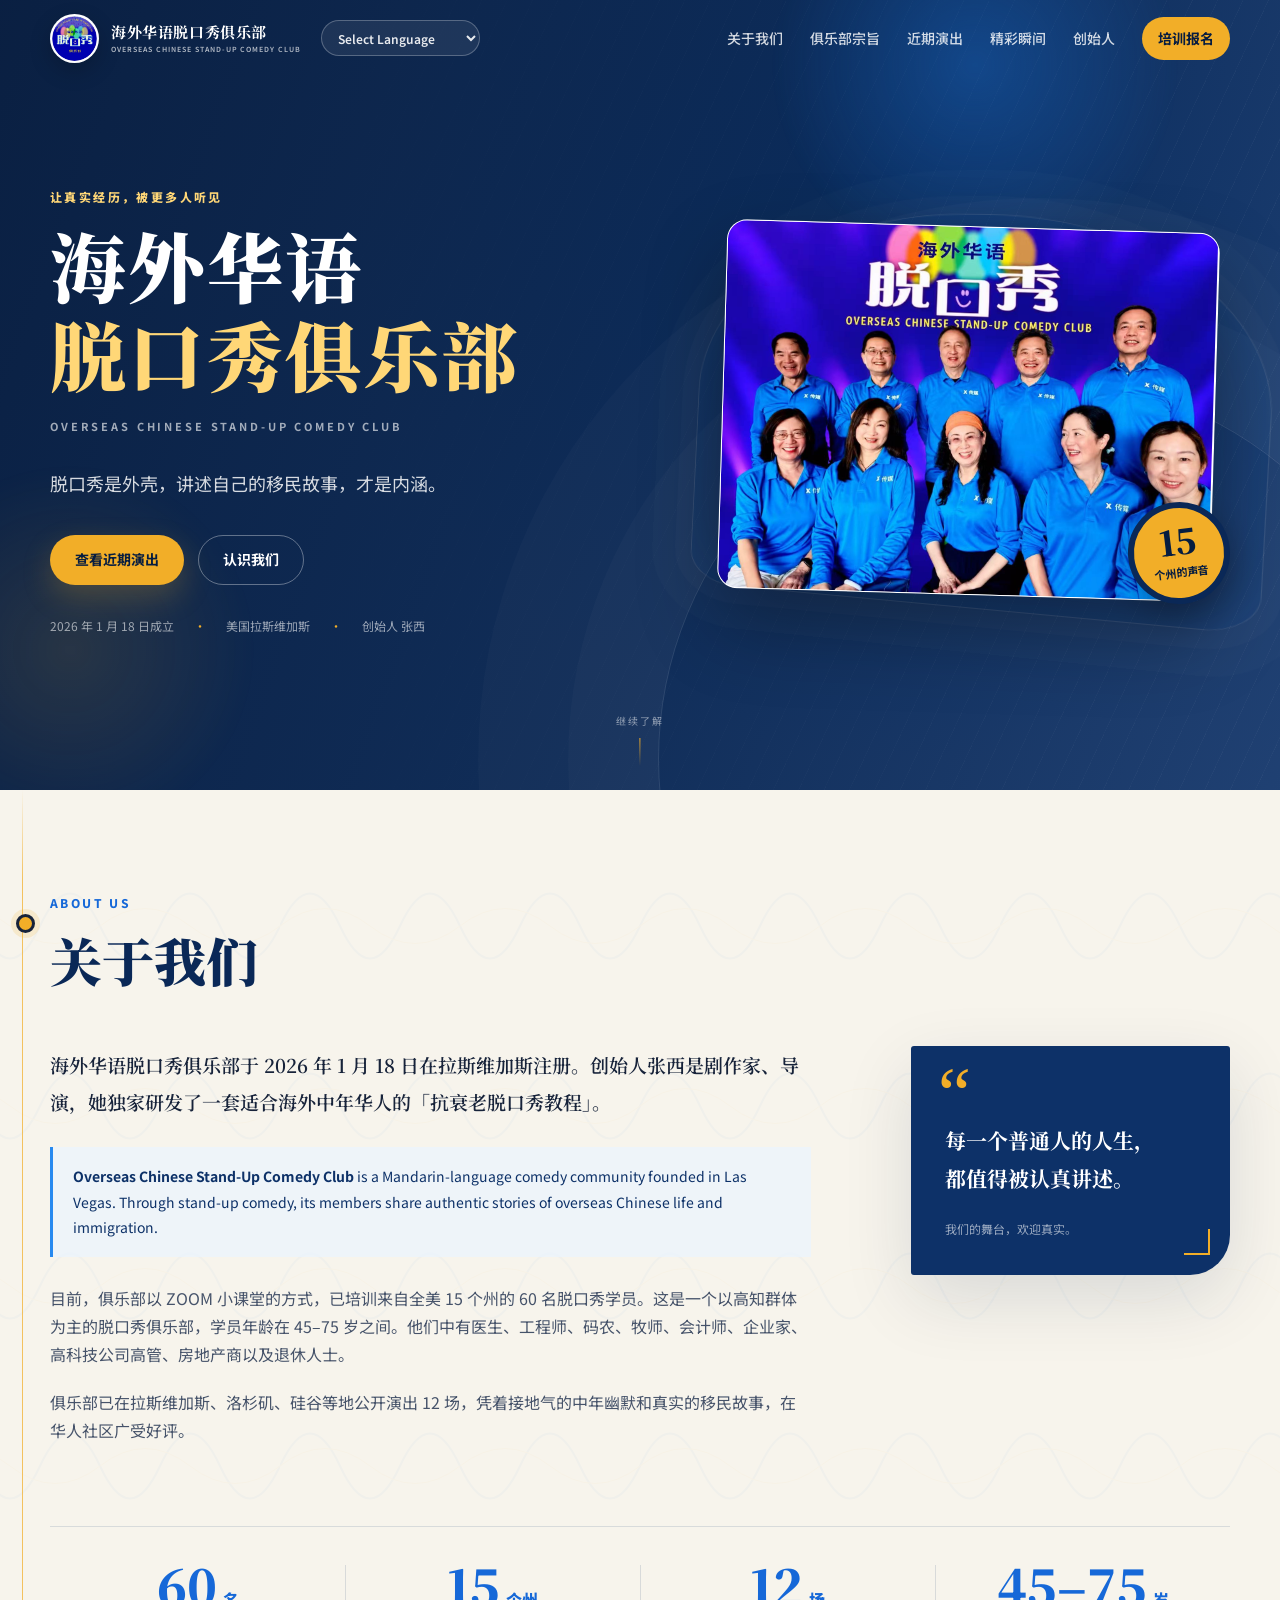
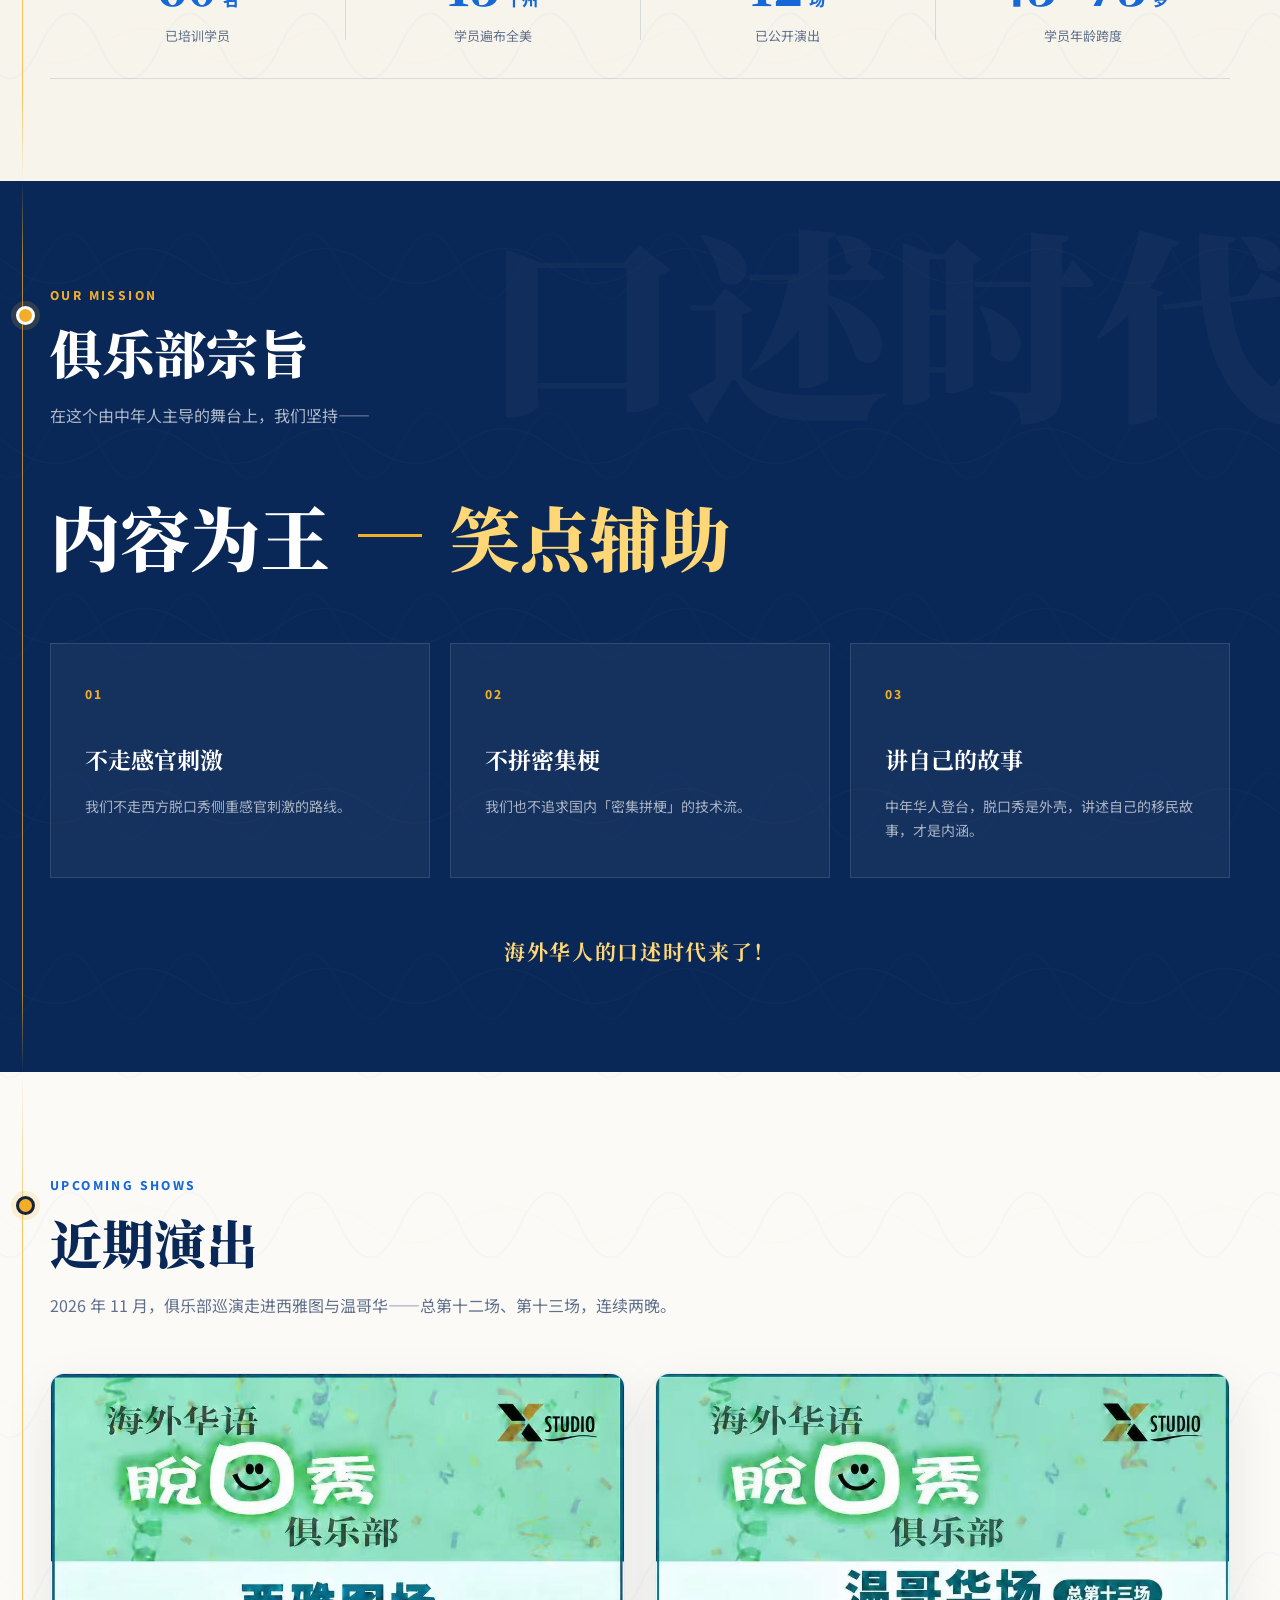
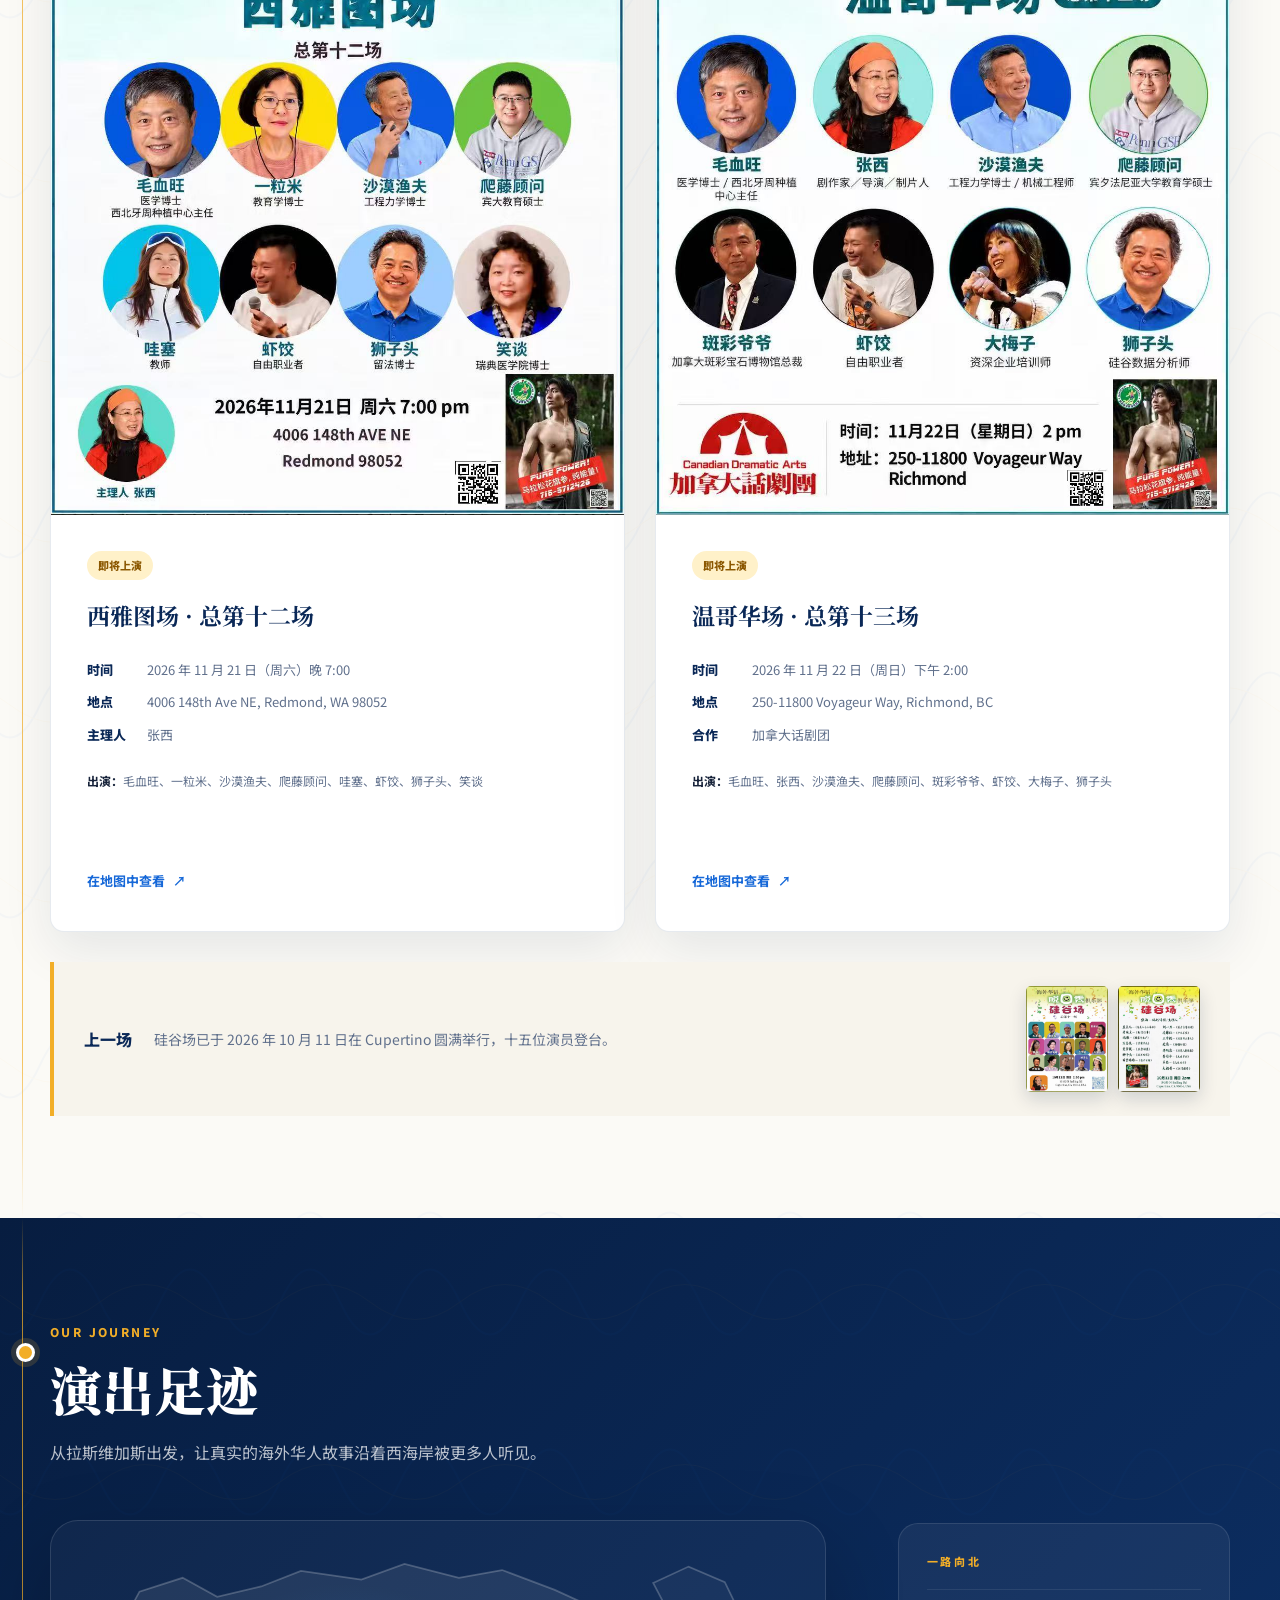
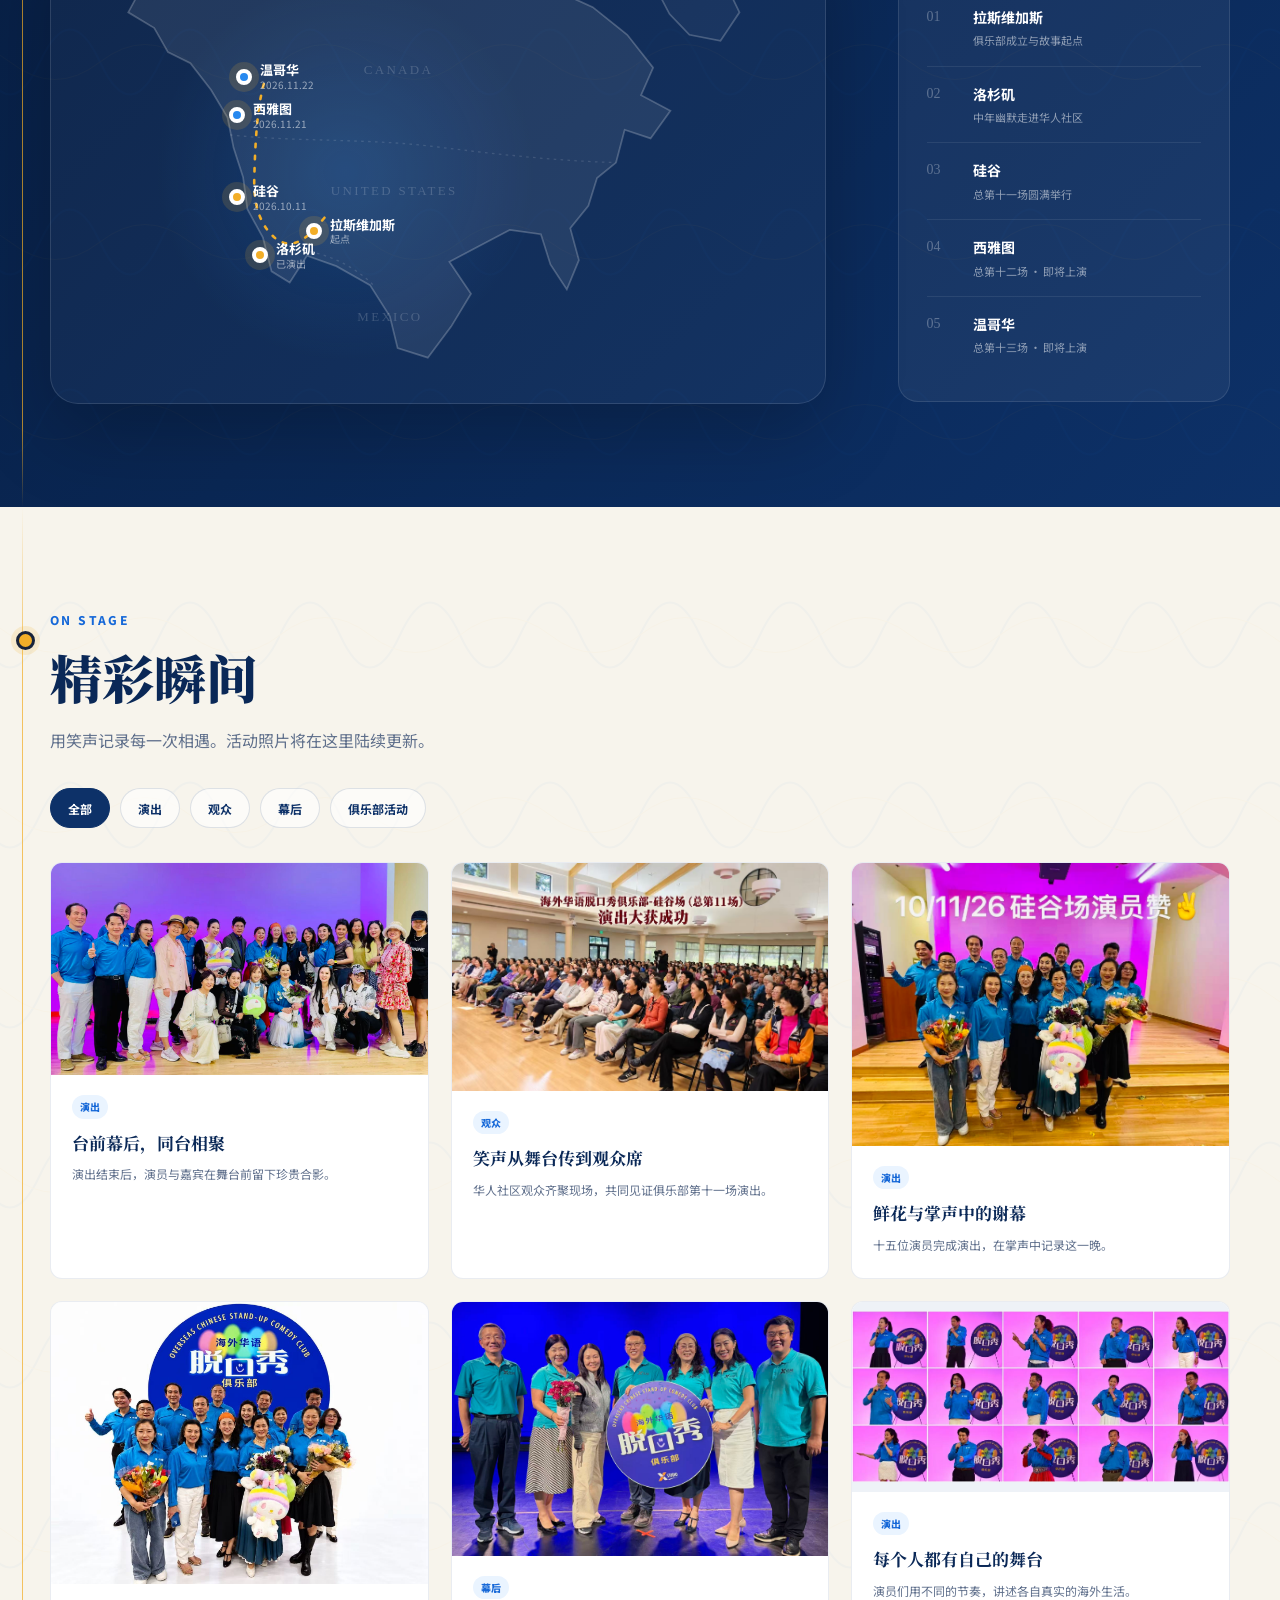
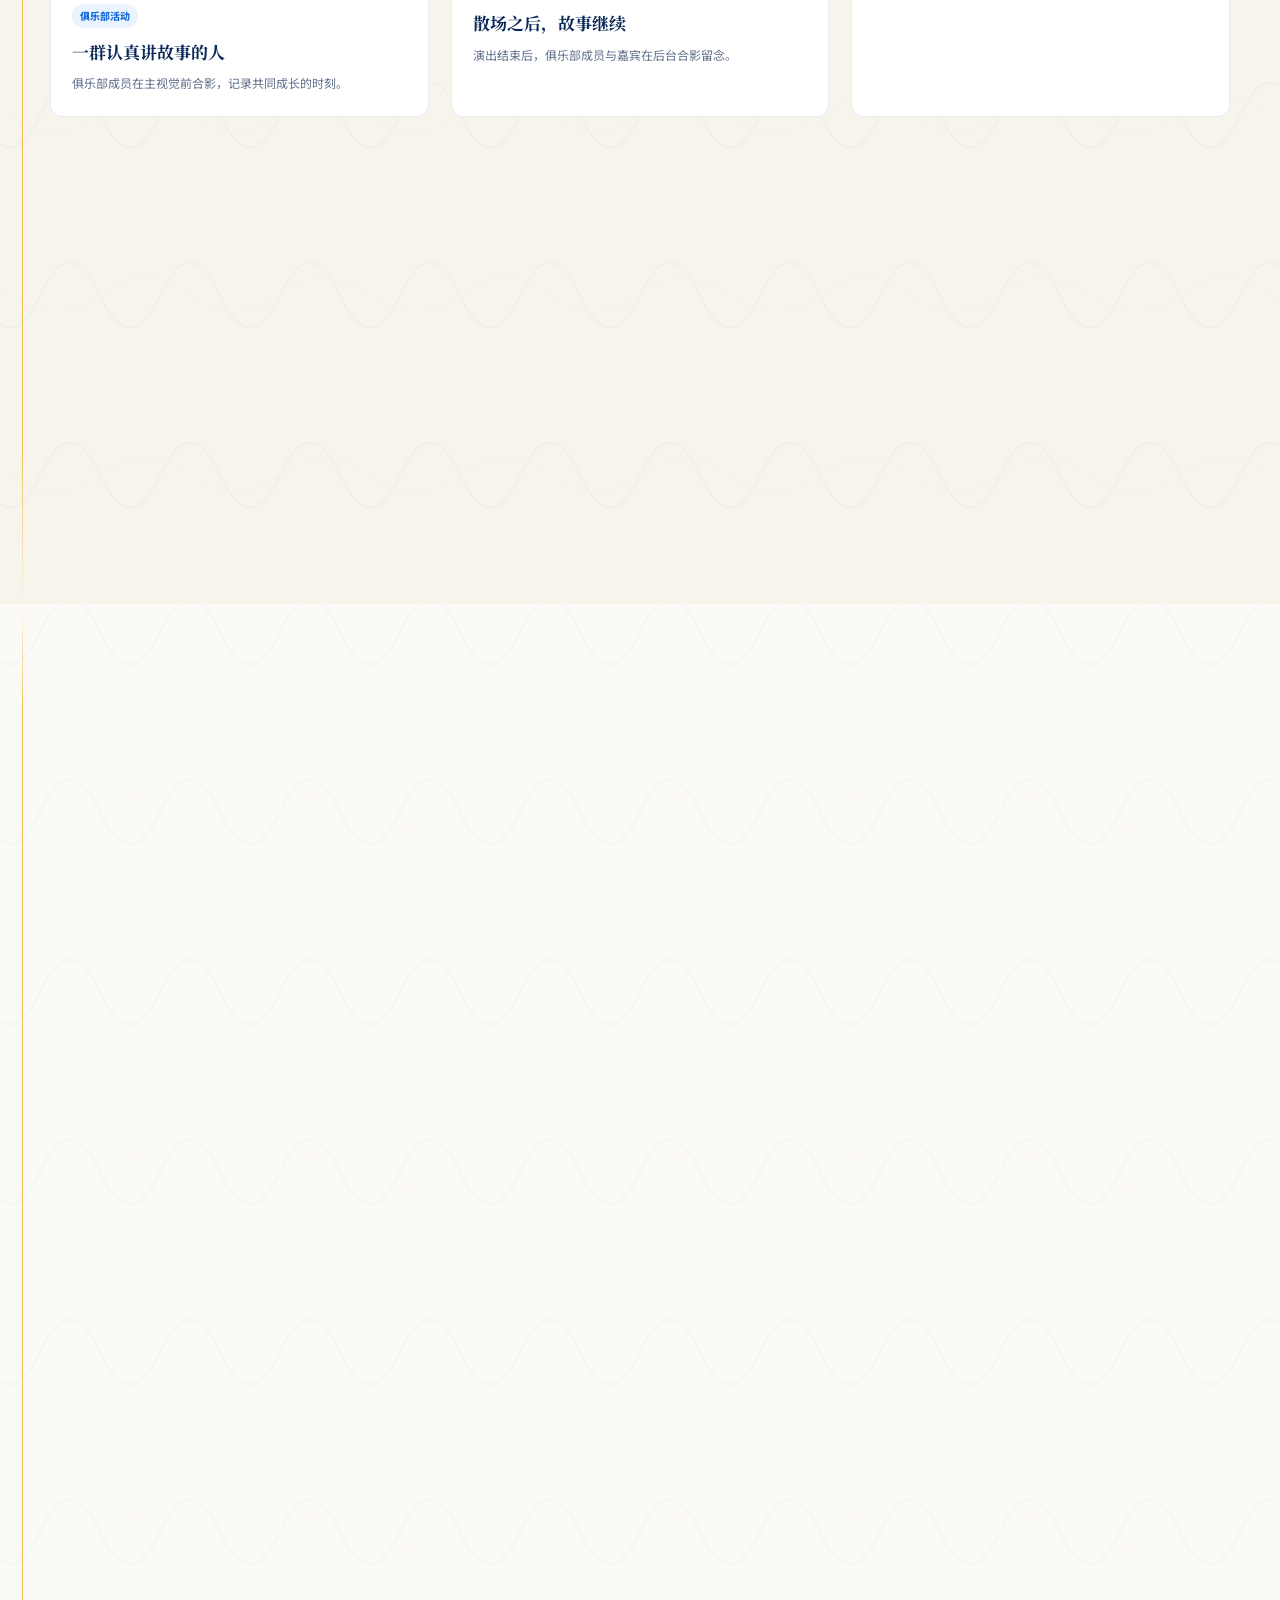
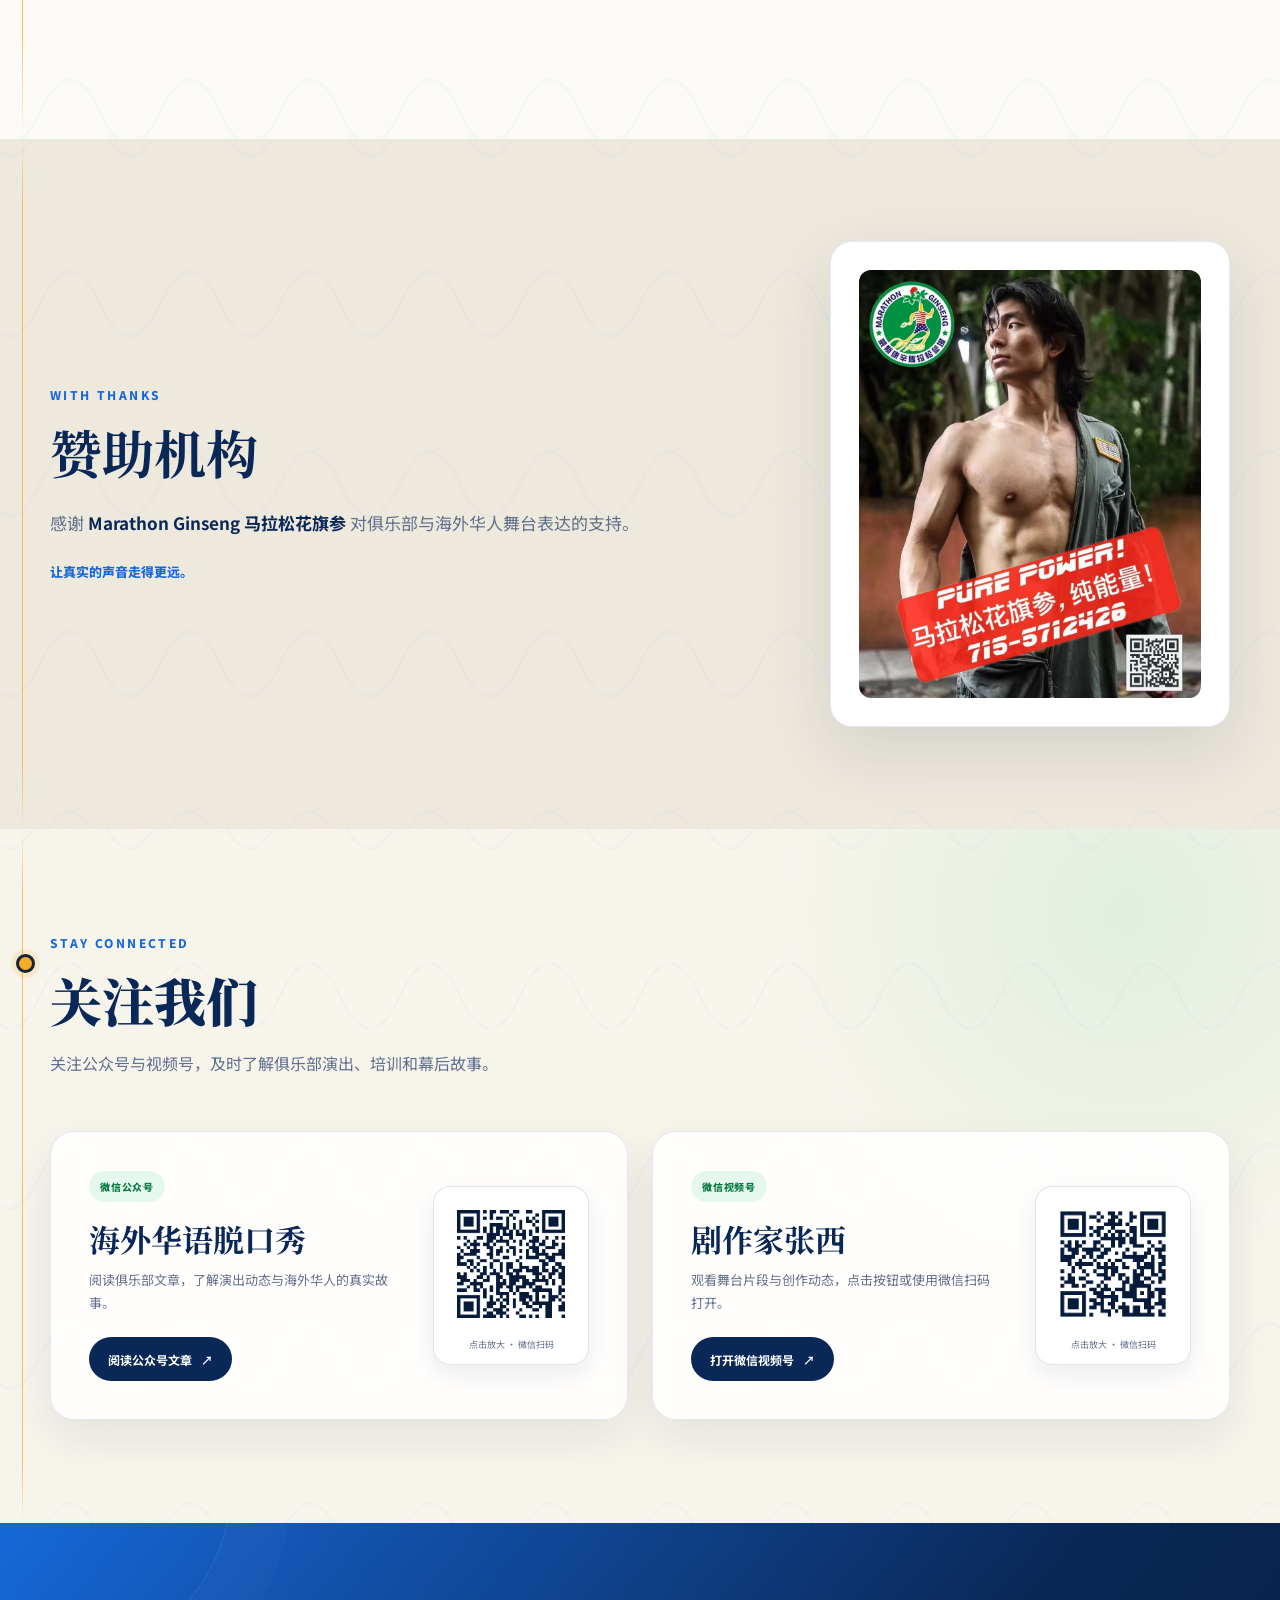
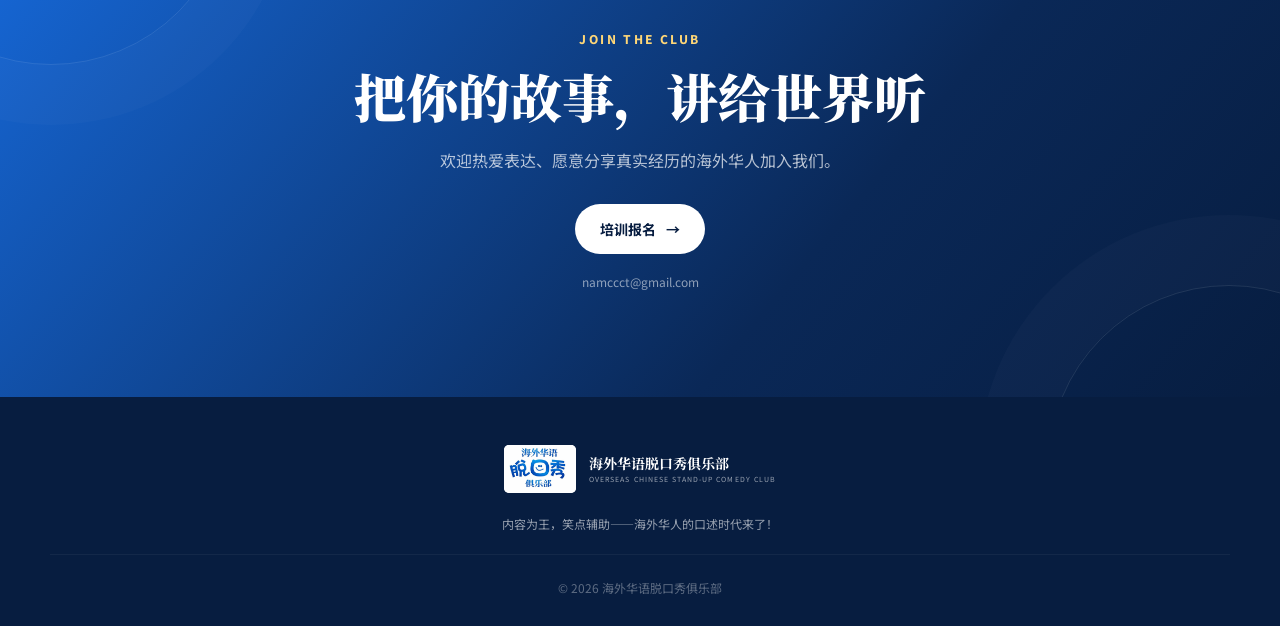
<file: index.html>
<!doctype html>
<html lang="zh-CN">
  <head>
    <meta charset="UTF-8" />
    <meta name="viewport" content="width=device-width, initial-scale=1.0" />
    <meta
      name="description"
      content="海外华语脱口秀俱乐部（Overseas Chinese Stand-Up Comedy Club）官方网站。内容为王，笑点辅助，通过华语脱口秀讲述海外华人的真实移民故事。"
    />
    <meta name="robots" content="index, follow, max-image-preview:large, max-snippet:-1, max-video-preview:-1" />
    <meta name="googlebot" content="index, follow" />
    <meta name="theme-color" content="#0d3168" />
    <title>海外华语脱口秀俱乐部 | Overseas Chinese Stand-Up Comedy Club</title>
    <link rel="canonical" href="https://cathylixi.github.io/overseas-chinese-comedy-club/" />
    <link rel="alternate" hreflang="zh-Hans" href="https://cathylixi.github.io/overseas-chinese-comedy-club/" />
    <link rel="alternate" hreflang="en" href="https://cathylixi.github.io/overseas-chinese-comedy-club/en/" />
    <link rel="alternate" hreflang="x-default" href="https://cathylixi.github.io/overseas-chinese-comedy-club/" />
    <link
      rel="sitemap"
      type="application/xml"
      title="Sitemap"
      href="https://cathylixi.github.io/overseas-chinese-comedy-club/sitemap.xml"
    />
    <meta property="og:type" content="website" />
    <meta property="og:locale" content="zh_CN" />
    <meta property="og:locale:alternate" content="en_US" />
    <meta property="og:site_name" content="海外华语脱口秀俱乐部" />
    <meta property="og:title" content="海外华语脱口秀俱乐部 | Overseas Chinese Stand-Up Comedy Club" />
    <meta
      property="og:description"
      content="海外华语脱口秀俱乐部官方网站——用华语脱口秀讲述海外华人的真实移民故事。"
    />
    <meta property="og:url" content="https://cathylixi.github.io/overseas-chinese-comedy-club/" />
    <meta name="twitter:card" content="summary" />
    <meta name="twitter:title" content="海外华语脱口秀俱乐部 | Overseas Chinese Stand-Up Comedy Club" />
    <meta
      name="twitter:description"
      content="海外华语脱口秀俱乐部官方网站——用华语脱口秀讲述海外华人的真实移民故事。"
    />
    <script type="application/ld+json">
      {
        "@context": "https://schema.org",
        "@graph": [
          {
            "@type": "Organization",
            "@id": "https://cathylixi.github.io/overseas-chinese-comedy-club/#organization",
            "name": "海外华语脱口秀俱乐部",
            "alternateName": "Overseas Chinese Stand-Up Comedy Club",
            "url": "https://cathylixi.github.io/overseas-chinese-comedy-club/",
            "email": "namccct@gmail.com",
            "foundingDate": "2026-01-18",
            "founder": {
              "@type": "Person",
              "name": "张西"
            },
            "foundingLocation": {
              "@type": "Place",
              "name": "Las Vegas, Nevada, United States"
            },
            "description": "海外华语脱口秀俱乐部通过华语脱口秀讲述海外华人的真实移民故事。"
          },
          {
            "@type": "WebPage",
            "@id": "https://cathylixi.github.io/overseas-chinese-comedy-club/#webpage",
            "url": "https://cathylixi.github.io/overseas-chinese-comedy-club/",
            "name": "海外华语脱口秀俱乐部 | Overseas Chinese Stand-Up Comedy Club",
            "description": "海外华语脱口秀俱乐部官方网站。内容为王，笑点辅助，通过华语脱口秀讲述海外华人的真实移民故事。",
            "inLanguage": ["zh-CN", "en"],
            "datePublished": "2026-11-07",
            "dateModified": "2026-11-12",
            "about": {
              "@id": "https://cathylixi.github.io/overseas-chinese-comedy-club/#organization"
            }
          }
        ]
      }
    </script>
    <link rel="preconnect" href="https://fonts.googleapis.com" />
    <link rel="preconnect" href="https://fonts.gstatic.com" crossorigin />
    <link
      href="https://fonts.googleapis.com/css2?family=Noto+Sans+SC:wght@400;500;600;700;800&family=Noto+Serif+SC:wght@600;700;900&display=swap"
      rel="stylesheet"
    />
    <link rel="stylesheet" href="styles.css?v=20261112-social" />
    <script src="script.js?v=20261112-contact" defer></script>
  </head>
  <body class="page-zh" data-language="zh">
    <a class="skip-link" href="#main">跳到主要内容</a>

    <header class="site-header" id="top">
      <div class="nav-wrap">
        <div class="nav-left">
          <a class="brand" href="#top" aria-label="返回首页">
            <img class="brand-logo" src="assets/images/logo-round.jpg" alt="" />
            <span class="brand-copy">
              <strong>海外华语脱口秀俱乐部</strong>
              <small>OVERSEAS CHINESE STAND-UP COMEDY CLUB</small>
            </span>
          </a>
          <label class="language-picker">
            <span class="sr-only">选择语言</span>
            <select
              id="language-select"
              aria-label="选择语言"
              data-zh-url="./"
              data-en-url="./en/"
            >
              <option value="" selected disabled>Select Language</option>
              <option value="zh">中文</option>
              <option value="en">English</option>
            </select>
          </label>
        </div>

        <button class="menu-toggle" type="button" aria-expanded="false" aria-controls="site-nav">
          <span class="sr-only">打开导航</span>
          <span></span><span></span><span></span>
        </button>

        <nav id="site-nav" class="site-nav" aria-label="主导航">
          <a href="#about">关于我们</a>
          <a href="#mission">俱乐部宗旨</a>
          <a href="#shows">近期演出</a>
          <a href="#moments">精彩瞬间</a>
          <a href="#founder">创始人</a>
          <a class="nav-cta" href="#training" data-training-dialog>培训报名</a>
        </nav>
      </div>
    </header>

    <main id="main">
      <section class="hero" aria-labelledby="hero-title">
        <div class="hero-glow hero-glow-one"></div>
        <div class="hero-glow hero-glow-two"></div>
        <div class="hero-inner">
          <div class="hero-copy reveal">
            <p class="eyebrow">让真实经历，被更多人听见</p>
            <h1 id="hero-title">海外华语<br /><span>脱口秀俱乐部</span></h1>
            <p class="hero-en" lang="en">OVERSEAS CHINESE STAND-UP COMEDY CLUB</p>
            <p class="hero-lead">
              脱口秀是外壳，讲述自己的移民故事，才是内涵。
            </p>
            <div class="hero-actions">
              <a class="button button-primary" href="#shows">查看近期演出</a>
              <a class="button button-ghost" href="#about">认识我们</a>
            </div>
            <ul class="hero-meta" aria-label="俱乐部概况">
              <li>2026 年 1 月 18 日成立</li>
              <li>美国拉斯维加斯</li>
              <li>创始人 张西</li>
            </ul>
          </div>

          <div class="hero-visual reveal">
            <div class="stage-lines" aria-hidden="true"></div>
            <img
              class="hero-photo"
              src="assets/images/hero-team.jpg"
              alt="海外华语脱口秀俱乐部成员合影"
              fetchpriority="high"
            />
            <div class="hero-sticker" aria-hidden="true">
              <span>15</span>
              <small>个州的声音</small>
            </div>
          </div>
        </div>
        <a class="scroll-cue" href="#about" aria-label="向下阅读">
          <span>继续了解</span><i aria-hidden="true"></i>
        </a>
      </section>

      <section class="section about" id="about" aria-labelledby="about-title">
        <div class="section-inner">
          <div class="section-heading reveal">
            <p class="kicker">ABOUT US</p>
            <h2 id="about-title">关于我们</h2>
          </div>
          <div class="about-layout">
            <div class="about-copy reveal">
              <p class="lead-paragraph">
                海外华语脱口秀俱乐部于 2026 年 1 月 18 日在拉斯维加斯注册。创始人张西是剧作家、导演，她独家研发了一套适合海外中年华人的「抗衰老脱口秀教程」。
              </p>
              <p class="about-english" lang="en">
                <strong>Overseas Chinese Stand-Up Comedy Club</strong> is a Mandarin-language comedy community founded in Las Vegas. Through stand-up comedy, its members share authentic stories of overseas Chinese life and immigration.
              </p>
              <p>
                目前，俱乐部以 ZOOM 小课堂的方式，已培训来自全美 15 个州的 60 名脱口秀学员。这是一个以高知群体为主的脱口秀俱乐部，学员年龄在 45–75 岁之间。他们中有医生、工程师、码农、牧师、会计师、企业家、高科技公司高管、房地产商以及退休人士。
              </p>
              <p>
                俱乐部已在拉斯维加斯、洛杉矶、硅谷等地公开演出 12 场，凭着接地气的中年幽默和真实的移民故事，在华人社区广受好评。
              </p>
            </div>
            <aside class="about-note reveal">
              <span class="quote-mark" aria-hidden="true">“</span>
              <p>每一个普通人的人生，<br />都值得被认真讲述。</p>
              <span>我们的舞台，欢迎真实。</span>
            </aside>
          </div>

          <div class="stats-grid">
            <article class="stat-card reveal">
              <strong data-count="60">60</strong><span>名</span>
              <p>已培训学员</p>
            </article>
            <article class="stat-card reveal">
              <strong data-count="15">15</strong><span>个州</span>
              <p>学员遍布全美</p>
            </article>
            <article class="stat-card reveal">
              <strong data-count="12">12</strong><span>场</span>
              <p>已公开演出</p>
            </article>
            <article class="stat-card reveal">
              <strong>45–75</strong><span>岁</span>
              <p>学员年龄跨度</p>
            </article>
          </div>
        </div>
      </section>

      <section class="section mission" id="mission" aria-labelledby="mission-title">
        <div class="section-inner">
          <div class="section-heading section-heading-light reveal">
            <p class="kicker">OUR MISSION</p>
            <h2 id="mission-title">俱乐部宗旨</h2>
            <p>在这个由中年人主导的舞台上，我们坚持——</p>
          </div>
          <div class="mission-statement reveal">
            <span>内容为王</span><i aria-hidden="true"></i><span>笑点辅助</span>
          </div>
          <div class="principles-grid">
            <article class="principle reveal">
              <span class="principle-no">01</span>
              <h3>不走感官刺激</h3>
              <p>我们不走西方脱口秀侧重感官刺激的路线。</p>
            </article>
            <article class="principle reveal">
              <span class="principle-no">02</span>
              <h3>不拼密集梗</h3>
              <p>我们也不追求国内「密集拼梗」的技术流。</p>
            </article>
            <article class="principle reveal">
              <span class="principle-no">03</span>
              <h3>讲自己的故事</h3>
              <p>中年华人登台，脱口秀是外壳，讲述自己的移民故事，才是内涵。</p>
            </article>
          </div>
          <p class="mission-signoff reveal">海外华人的口述时代来了！</p>
        </div>
      </section>

      <section class="section shows" id="shows" aria-labelledby="shows-title">
        <div class="section-inner">
          <div class="section-heading reveal">
            <p class="kicker">UPCOMING SHOWS</p>
            <h2 id="shows-title">近期演出</h2>
            <p>2026 年 11 月，俱乐部巡演走进西雅图与温哥华——总第十二场、第十三场，连续两晚。</p>
          </div>

          <div class="shows-grid">
            <article class="show-card reveal">
              <div class="show-poster show-poster-image">
                <img src="assets/images/poster-seattle.jpg" alt="海外华语脱口秀俱乐部西雅图场总第十二场演出海报" loading="lazy" />
              </div>
              <div class="show-content">
                <span class="status-badge">即将上演</span>
                <h3>西雅图场 · 总第十二场</h3>
                <dl class="event-details">
                  <div><dt>时间</dt><dd>2026 年 11 月 21 日（周六）晚 7:00</dd></div>
                  <div><dt>地点</dt><dd>4006 148th Ave NE, Redmond, WA 98052</dd></div>
                  <div><dt>主理人</dt><dd>张西</dd></div>
                </dl>
                <p class="cast-list"><strong>出演：</strong>毛血旺、一粒米、沙漠渔夫、爬藤顾问、哇塞、虾饺、狮子头、笑谈</p>
                <a
                  class="text-link"
                  href="https://www.google.com/maps/search/?api=1&query=4006%20148th%20Ave%20NE%2C%20Redmond%2C%20WA%2098052"
                  target="_blank"
                  rel="noreferrer"
                >在地图中查看 <span aria-hidden="true">↗</span></a>
              </div>
            </article>

            <article class="show-card reveal">
              <div class="show-poster show-poster-image">
                <img src="assets/images/poster-vancouver.jpg" alt="海外华语脱口秀俱乐部温哥华场总第十三场演出海报" loading="lazy" />
              </div>
              <div class="show-content">
                <span class="status-badge">即将上演</span>
                <h3>温哥华场 · 总第十三场</h3>
                <dl class="event-details">
                  <div><dt>时间</dt><dd>2026 年 11 月 22 日（周日）下午 2:00</dd></div>
                  <div><dt>地点</dt><dd>250-11800 Voyageur Way, Richmond, BC</dd></div>
                  <div><dt>合作</dt><dd>加拿大话剧团</dd></div>
                </dl>
                <p class="cast-list"><strong>出演：</strong>毛血旺、张西、沙漠渔夫、爬藤顾问、斑彩爷爷、虾饺、大梅子、狮子头</p>
                <a
                  class="text-link"
                  href="https://www.google.com/maps/search/?api=1&query=250-11800%20Voyageur%20Way%2C%20Richmond%2C%20BC"
                  target="_blank"
                  rel="noreferrer"
                >在地图中查看 <span aria-hidden="true">↗</span></a>
              </div>
            </article>
          </div>

          <div class="previous-show reveal">
            <div class="previous-show-copy">
              <span>上一场</span>
              <p>硅谷场已于 2026 年 10 月 11 日在 Cupertino 圆满举行，十五位演员登台。</p>
            </div>
            <div class="previous-show-posters" aria-label="硅谷场演出海报">
              <img src="assets/images/poster-silicon-valley-cast.jpg" alt="硅谷场演员阵容海报" loading="lazy" />
              <img src="assets/images/poster-silicon-valley-program.jpg" alt="硅谷场节目单海报" loading="lazy" />
            </div>
          </div>
        </div>
      </section>

      <section class="section tour-map" id="cities" aria-labelledby="cities-title">
        <div class="section-inner">
          <div class="section-heading reveal">
            <p class="kicker">OUR JOURNEY</p>
            <h2 id="cities-title">演出足迹</h2>
            <p>从拉斯维加斯出发，让真实的海外华人故事沿着西海岸被更多人听见。</p>
          </div>
          <div class="tour-map-layout">
            <div class="map-surface reveal" role="img" aria-label="北美地图上的俱乐部演出城市：拉斯维加斯、洛杉矶、硅谷、西雅图和温哥华">
              <svg viewBox="0 0 800 520" aria-hidden="true">
                <path class="map-land map-land-main" d="M72 96 L42 78 L55 54 L105 38 L145 60 L196 48 L242 30 L312 40 L362 22 L425 38 L475 29 L536 52 L580 72 L620 104 L650 142 L636 174 L670 192 L647 224 L617 214 L607 252 L585 270 L575 302 L554 328 L564 365 L550 399 L531 370 L520 335 L484 330 L448 349 L414 367 L439 404 L416 442 L389 478 L354 467 L345 430 L322 394 L283 372 L249 360 L229 391 L208 378 L198 339 L180 306 L175 269 L164 235 L157 200 L138 168 L114 137 L88 124 Z" />
                <path class="map-land map-land-island" d="M650 44 L691 25 L733 43 L750 78 L728 111 L692 104 L669 80 Z" />
                <path class="map-border" d="M160 220 C235 228 316 224 392 233 C467 242 535 250 607 252" />
                <path class="map-border" d="M229 352 C274 355 306 374 326 394" />
                <text class="map-country-label" x="355" y="150">CANADA</text>
                <text class="map-country-label" x="350" y="290">UNITED STATES</text>
                <text class="map-country-label" x="345" y="435">MEXICO</text>
                <path class="map-route" d="M199 161 C191 190 189 231 188 270 C187 302 195 326 214 341 C235 355 252 337 270 315" />
              </svg>
              <span class="map-pin map-pin-done" style="--x: 34%; --y: 63%;"><i></i><b>拉斯维加斯</b><small>起点</small></span>
              <span class="map-pin map-pin-done" style="--x: 27%; --y: 68%;"><i></i><b>洛杉矶</b><small>已演出</small></span>
              <span class="map-pin map-pin-done" style="--x: 24%; --y: 56%;"><i></i><b>硅谷</b><small>2026.10.11</small></span>
              <span class="map-pin map-pin-next" style="--x: 24%; --y: 39%;"><i></i><b>西雅图</b><small>2026.11.21</small></span>
              <span class="map-pin map-pin-next" style="--x: 25%; --y: 31%;"><i></i><b>温哥华</b><small>2026.11.22</small></span>
            </div>
            <div class="city-list reveal">
              <p class="city-list-label">一路向北</p>
              <ol>
                <li><span>01</span><div><strong>拉斯维加斯</strong><small>俱乐部成立与故事起点</small></div></li>
                <li><span>02</span><div><strong>洛杉矶</strong><small>中年幽默走进华人社区</small></div></li>
                <li><span>03</span><div><strong>硅谷</strong><small>总第十一场圆满举行</small></div></li>
                <li><span>04</span><div><strong>西雅图</strong><small>总第十二场 · 即将上演</small></div></li>
                <li><span>05</span><div><strong>温哥华</strong><small>总第十三场 · 即将上演</small></div></li>
              </ol>
            </div>
          </div>
        </div>
      </section>

      <section class="section moments" id="moments" aria-labelledby="moments-title">
        <div class="section-inner">
          <div class="section-heading reveal">
            <p class="kicker">ON STAGE</p>
            <h2 id="moments-title">精彩瞬间</h2>
            <p>用笑声记录每一次相遇。活动照片将在这里陆续更新。</p>
          </div>
          <div class="gallery-filters reveal" role="toolbar" aria-label="筛选活动照片">
            <button class="gallery-filter active" type="button" data-filter="all" aria-pressed="true">全部</button>
            <button class="gallery-filter" type="button" data-filter="show" aria-pressed="false">演出</button>
            <button class="gallery-filter" type="button" data-filter="audience" aria-pressed="false">观众</button>
            <button class="gallery-filter" type="button" data-filter="behind" aria-pressed="false">幕后</button>
            <button class="gallery-filter" type="button" data-filter="community" aria-pressed="false">俱乐部活动</button>
          </div>
          <div class="gallery-grid" aria-label="俱乐部活动照片">
            <button class="gallery-card reveal" type="button" data-category="show" aria-label="查看演员与嘉宾大合影">
              <span class="gallery-media"><img src="assets/images/moment-full-cast.jpg" alt="俱乐部演员与嘉宾大合影" loading="lazy" /><span class="gallery-hover"><b>硅谷场 · 2026.10.11</b><small>查看大图 ＋</small></span></span>
              <span class="gallery-caption"><em>演出</em><strong>台前幕后，同台相聚</strong><small>演出结束后，演员与嘉宾在舞台前留下珍贵合影。</small></span>
            </button>
            <button class="gallery-card reveal" type="button" data-category="audience" aria-label="查看硅谷场现场观众">
              <span class="gallery-media"><img src="assets/images/moment-audience.jpg" alt="硅谷场现场观众" loading="lazy" /><span class="gallery-hover"><b>硅谷场 · 2026.10.11</b><small>查看大图 ＋</small></span></span>
              <span class="gallery-caption"><em>观众</em><strong>笑声从舞台传到观众席</strong><small>华人社区观众齐聚现场，共同见证俱乐部第十一场演出。</small></span>
            </button>
            <button class="gallery-card reveal" type="button" data-category="show" aria-label="查看硅谷场谢幕合影">
              <span class="gallery-media"><img src="assets/images/moment-curtain-call.jpg" alt="硅谷场演出谢幕合影" loading="lazy" /><span class="gallery-hover"><b>硅谷场 · 2026.10.11</b><small>查看大图 ＋</small></span></span>
              <span class="gallery-caption"><em>演出</em><strong>鲜花与掌声中的谢幕</strong><small>十五位演员完成演出，在掌声中记录这一晚。</small></span>
            </button>
            <button class="gallery-card reveal" type="button" data-category="community" aria-label="查看俱乐部成员合影">
              <span class="gallery-media"><img src="assets/images/moment-team-cutout.jpg" alt="俱乐部演员合影" loading="lazy" /><span class="gallery-hover"><b>硅谷场 · 2026.10.11</b><small>查看大图 ＋</small></span></span>
              <span class="gallery-caption"><em>俱乐部活动</em><strong>一群认真讲故事的人</strong><small>俱乐部成员在主视觉前合影，记录共同成长的时刻。</small></span>
            </button>
            <button class="gallery-card reveal" type="button" data-category="behind" aria-label="查看俱乐部成员与嘉宾合影">
              <span class="gallery-media"><img src="assets/images/moment-stage-guests.jpg" alt="俱乐部成员与舞台嘉宾合影" loading="lazy" /><span class="gallery-hover"><b>硅谷场 · 2026.10.11</b><small>查看大图 ＋</small></span></span>
              <span class="gallery-caption"><em>幕后</em><strong>散场之后，故事继续</strong><small>演出结束后，俱乐部成员与嘉宾在后台合影留念。</small></span>
            </button>
            <button class="gallery-card reveal" type="button" data-category="show" aria-label="查看硅谷场演员舞台风采拼图">
              <span class="gallery-media"><img src="assets/images/moment-performer-grid.jpg" alt="硅谷场演员舞台风采拼图" loading="lazy" /><span class="gallery-hover"><b>硅谷场 · 2026.10.11</b><small>查看大图 ＋</small></span></span>
              <span class="gallery-caption"><em>演出</em><strong>每个人都有自己的舞台</strong><small>演员们用不同的节奏，讲述各自真实的海外生活。</small></span>
            </button>
            <button class="gallery-card reveal" type="button" data-category="community" aria-label="查看俱乐部成员活动合影">
              <span class="gallery-media"><img src="assets/images/moment-community.jpg" alt="俱乐部成员活动合影" loading="lazy" /><span class="gallery-hover"><b>硅谷场 · 2026.10.11</b><small>查看大图 ＋</small></span></span>
              <span class="gallery-caption"><em>俱乐部活动</em><strong>因为表达而相遇</strong><small>俱乐部成员与合作伙伴相聚，让舞台之外也充满连接。</small></span>
            </button>
          </div>
        </div>
      </section>

      <section class="section founder" id="founder" aria-labelledby="founder-title">
        <div class="section-inner">
          <div class="section-heading reveal">
            <p class="kicker">FOUNDER</p>
            <h2 id="founder-title">创始人</h2>
          </div>

          <div class="founder-profile">
            <div class="founder-photo reveal">
              <img src="assets/images/founder-zhang-xi.jpg" alt="海外华语脱口秀俱乐部创始人张西" loading="lazy" />
            </div>
            <div class="founder-copy reveal">
              <p class="founder-name">张西</p>
              <p class="founder-role">著名剧作家 ／ 导演 ／ 制片人</p>
              <p>
                北美枫香文化中心创始人、拉斯维加斯喜剧节创始人、海外华语脱口秀俱乐部主理人。曾系统接受新闻学、社会学和电影剧作专业培训。目前正在制作 AI 公益电影《赛珍珠》。
              </p>
              <p>
                12 年原创 12 部舞台话剧，由 20 个枫香话剧社、1800 名业余爱好者参与，在海内外 58 个城市成功演出 130 场。系列剧作讲述华人个体对美国社会及族裔融合的贡献。
              </p>
            </div>
          </div>

          <div class="works-grid">
            <article class="work-card reveal">
              <span class="work-icon" aria-hidden="true">剧</span>
              <h3>话剧作品</h3>
              <p>《爬藤》《赛珍珠》《飞虎恋》《喜医生》《中国玛丽》《海外剩女》《丁龙的梦》《金色少年营》《刘锦浓甜橙》《柑橘魔法师》《哥大的椅子》《悟空北美历险》</p>
            </article>
            <article class="work-card reveal">
              <span class="work-icon" aria-hidden="true">影</span>
              <h3>AI 纪录片作品</h3>
              <p>《赛珍珠》《黄柳霜》《熊式一》《美国内战中的华裔士兵》《战地女记者》《硬汉海明威》《鼠疫斗士伍连德》《华童画华工》等。</p>
            </article>
            <article class="work-card reveal">
              <span class="work-icon" aria-hidden="true">书</span>
              <h3>文学与纪实出版</h3>
              <p>长篇小说《爱别离》《抗战女性档案》；长篇纪实《98 封私信——解读你不了解的赛珍珠》，以及《北美华人百年移民史》手绘本等。</p>
            </article>
          </div>
        </div>
      </section>

      <section class="section sponsors" id="sponsors" aria-labelledby="sponsors-title">
        <div class="section-inner sponsor-layout">
          <div class="sponsor-copy reveal">
            <p class="kicker">WITH THANKS</p>
            <h2 id="sponsors-title">赞助机构</h2>
            <p>感谢 <strong>Marathon Ginseng 马拉松花旗参</strong> 对俱乐部与海外华人舞台表达的支持。</p>
            <span>让真实的声音走得更远。</span>
          </div>
          <div class="sponsor-visual reveal">
            <img src="assets/images/sponsor-marathon-ginseng.jpg" alt="Marathon Ginseng 马拉松花旗参赞助图片" loading="lazy" />
          </div>
        </div>
      </section>

      <section class="section social-follow" id="follow" aria-labelledby="follow-title">
        <div class="section-inner">
          <div class="section-heading reveal">
            <p class="kicker">STAY CONNECTED</p>
            <h2 id="follow-title">关注我们</h2>
            <p>关注公众号与视频号，及时了解俱乐部演出、培训和幕后故事。</p>
          </div>

          <div class="social-grid">
            <article class="social-card reveal">
              <div class="social-card-copy">
                <span class="social-platform">微信公众号</span>
                <h3>海外华语脱口秀</h3>
                <p>阅读俱乐部文章，了解演出动态与海外华人的真实故事。</p>
                <a class="button social-link" href="https://mp.weixin.qq.com/s/e-GUSrNV32XpusEhAQuHiQ" target="_blank" rel="noopener noreferrer">
                  阅读公众号文章 <span aria-hidden="true">↗</span>
                </a>
              </div>
              <button class="social-qr-button" type="button" data-qr-lightbox data-qr-src="assets/images/wechat-official-account-qr.png" data-qr-title="扫码阅读微信公众号文章" aria-label="点击放大海外华语脱口秀公众号二维码">
                <img src="assets/images/wechat-official-account-qr.png" width="738" height="738" alt="海外华语脱口秀微信公众号文章二维码" loading="lazy" />
                <small>点击放大 · 微信扫码</small>
              </button>
            </article>

            <article class="social-card reveal">
              <div class="social-card-copy">
                <span class="social-platform">微信视频号</span>
                <h3>剧作家张西</h3>
                <p>观看舞台片段与创作动态，点击按钮或使用微信扫码打开。</p>
                <a class="button social-link" href="https://weixin.qq.com/sph/AcC09RyQeP" target="_blank" rel="noopener noreferrer">
                  打开微信视频号 <span aria-hidden="true">↗</span>
                </a>
              </div>
              <button class="social-qr-button" type="button" data-qr-lightbox data-qr-src="assets/images/wechat-channel-qr.png" data-qr-title="扫码打开剧作家张西视频号" aria-label="点击放大剧作家张西视频号二维码">
                <img src="assets/images/wechat-channel-qr.png" width="666" height="666" alt="剧作家张西微信视频号二维码" loading="lazy" />
                <small>点击放大 · 微信扫码</small>
              </button>
            </article>
          </div>
        </div>
      </section>

      <section class="cta-section" aria-labelledby="cta-title">
        <div class="cta-inner reveal">
          <p class="kicker">JOIN THE CLUB</p>
          <h2 id="cta-title">把你的故事，讲给世界听</h2>
          <p>欢迎热爱表达、愿意分享真实经历的海外华人加入我们。</p>
          <a class="button button-light" href="#training" data-training-dialog>
            培训报名 <span aria-hidden="true">→</span>
          </a>
          <a class="cta-email" href="mailto:namccct@gmail.com">namccct@gmail.com</a>
        </div>
      </section>
    </main>

    <dialog class="training-dialog" id="training-dialog" aria-labelledby="training-dialog-title">
      <button class="training-close" type="button" aria-label="关闭培训报名表">×</button>
      <div class="training-shell">
        <header class="training-header">
          <p class="kicker">COHORT 07 · 2027</p>
          <h2 id="training-dialog-title">第七期海外华语脱口秀俱乐部培训报名表</h2>
          <p>连续八天的小班 Zoom 课程，从真实经历出发，学习把自己的故事讲上舞台。</p>
        </header>

        <aside class="training-qr-card" aria-label="培训报名二维码">
          <button class="training-qr-image" type="button" data-qr-lightbox data-qr-src="assets/images/training-registration-qr.png" data-qr-title="扫码打开培训报名表" aria-label="点击放大培训报名二维码">
            <img src="assets/images/training-registration-qr.png" width="800" height="800" alt="扫码打开第七期培训报名表" />
          </button>
          <div class="training-qr-copy">
            <strong>扫码直接报名</strong>
            <p>手机扫码后会打开官网并自动弹出报名表；点击二维码可放大查看。</p>
          </div>
        </aside>

        <div class="training-grid">
          <section class="training-details" aria-labelledby="training-details-title">
            <h3 id="training-details-title">课程信息</h3>
            <div class="training-table-wrap">
              <table class="training-table">
                <caption class="sr-only">第七期培训课程信息</caption>
                <tbody>
                  <tr><th scope="row">招生对象</th><td>45—75 岁海外华人，所在国家不限</td></tr>
                  <tr><th scope="row">授课方式</th><td>Zoom 线上授课</td></tr>
                  <tr><th scope="row">开课日期</th><td>2027 年 2 月 16 日至 23 日，连续 8 天</td></tr>
                  <tr><th scope="row">上课时间</th><td>美国西部时间，每晚 7:00—8:00</td></tr>
                  <tr><th scope="row">课程安排</th><td>共 8 节课，每节 60 分钟</td></tr>
                  <tr><th scope="row">课程费用</th><td>每节课 60 美元，全期共 480 美元</td></tr>
                  <tr><th scope="row">招生人数</th><td>小班教学，每班限 10 人，招满为止</td></tr>
                </tbody>
              </table>
            </div>
          </section>

          <section class="training-registration" aria-labelledby="training-registration-title">
            <h3 id="training-registration-title">报名信息</h3>
            <form class="training-form" id="training-form">
              <label class="training-honeypot" aria-hidden="true"><span>网站</span><input type="text" name="website" tabindex="-1" autocomplete="off" /></label>
              <label><span>姓名</span><input type="text" name="name" autocomplete="name" required /></label>
              <label><span>年龄</span><input type="number" name="age" min="45" max="75" inputmode="numeric" required /></label>
              <label class="training-field-wide"><span>所在国家及城市</span><input type="text" name="location" autocomplete="address-level2" required /></label>
              <label class="training-field-wide"><span>微信号或邮箱地址</span><input type="text" name="contact" autocomplete="off" required /></label>
              <p class="training-privacy">以上信息仅用于本期培训报名、课程安排及相关联系。</p>
              <button class="button training-submit" type="submit">提交报名 <span aria-hidden="true">→</span></button>
              <p class="training-status" role="status" aria-live="polite"></p>
              <small>提交后，报名信息会安全写入俱乐部报名表。</small>
            </form>
          </section>
        </div>
      </div>
    </dialog>

    <dialog class="photo-lightbox" id="photo-lightbox" aria-labelledby="lightbox-title">
      <button class="lightbox-close" type="button" aria-label="关闭大图">×</button>
      <div class="lightbox-shell">
        <img id="lightbox-image" alt="" />
        <div class="lightbox-copy">
          <p>硅谷场 · 2026.10.11</p>
          <h3 id="lightbox-title"></h3>
          <span id="lightbox-description"></span>
        </div>
      </div>
    </dialog>

    <footer class="site-footer">
      <div class="footer-inner">
        <div class="footer-brand">
          <img class="footer-logo" src="assets/images/logo-wordmark.jpg" alt="" />
          <div>
            <strong>海外华语脱口秀俱乐部</strong>
            <small>OVERSEAS CHINESE STAND-UP COMEDY CLUB</small>
          </div>
        </div>
        <p>内容为王，笑点辅助——海外华人的口述时代来了！</p>
        <p class="copyright">© <span id="copyright-year">2026</span> 海外华语脱口秀俱乐部</p>
      </div>
    </footer>
  </body>
</html>
</file>
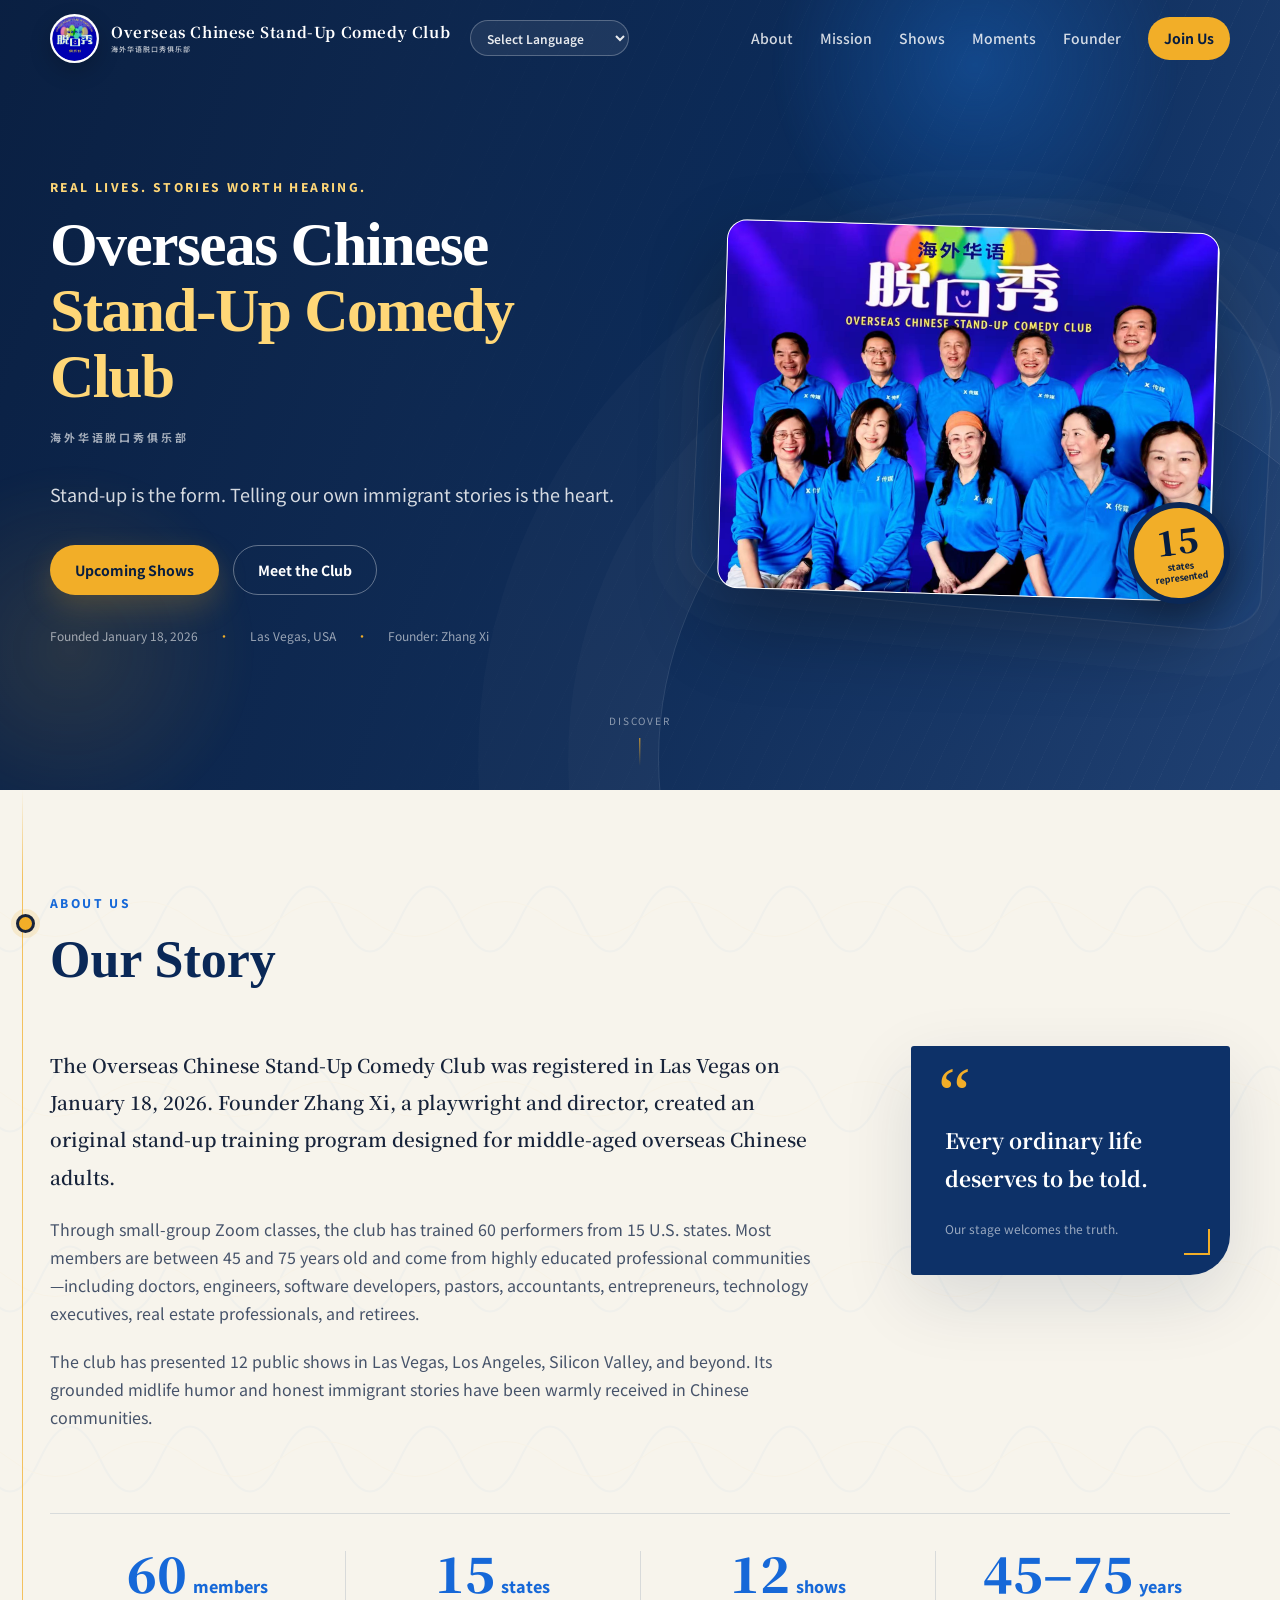
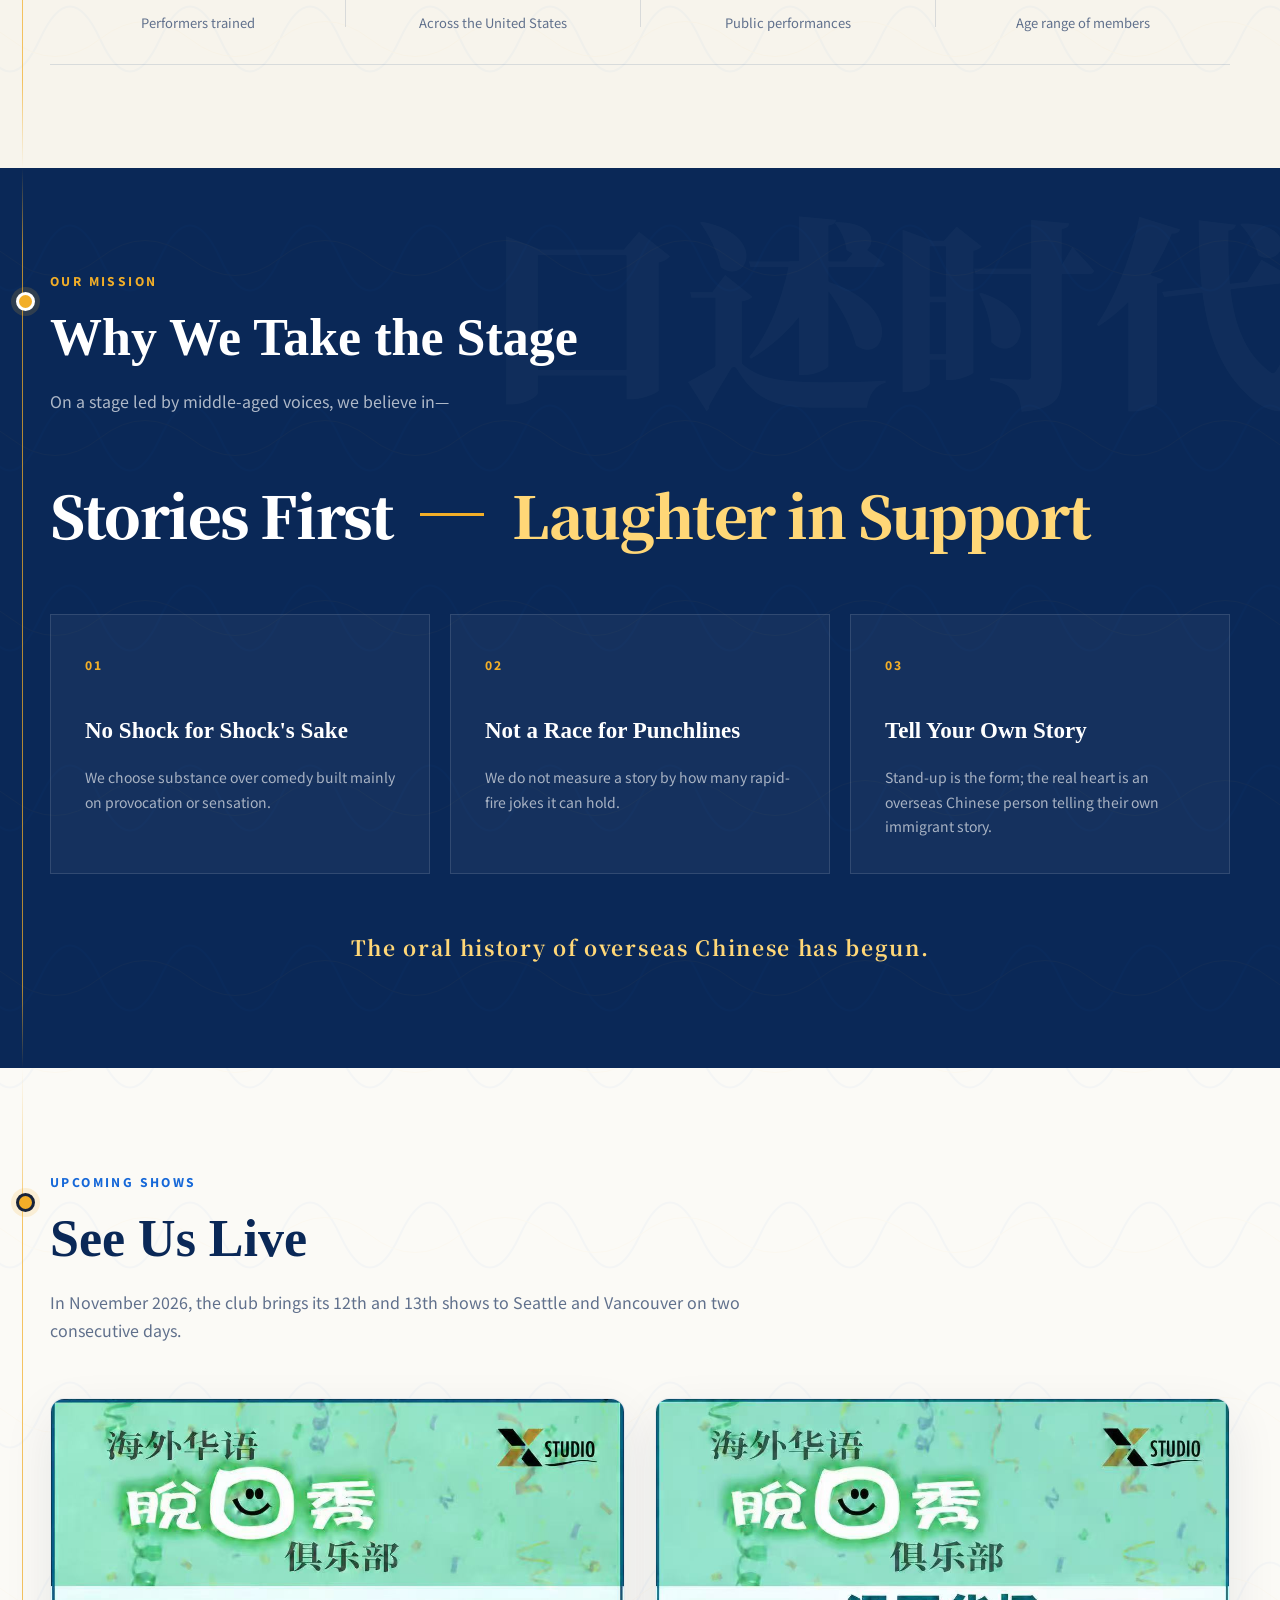
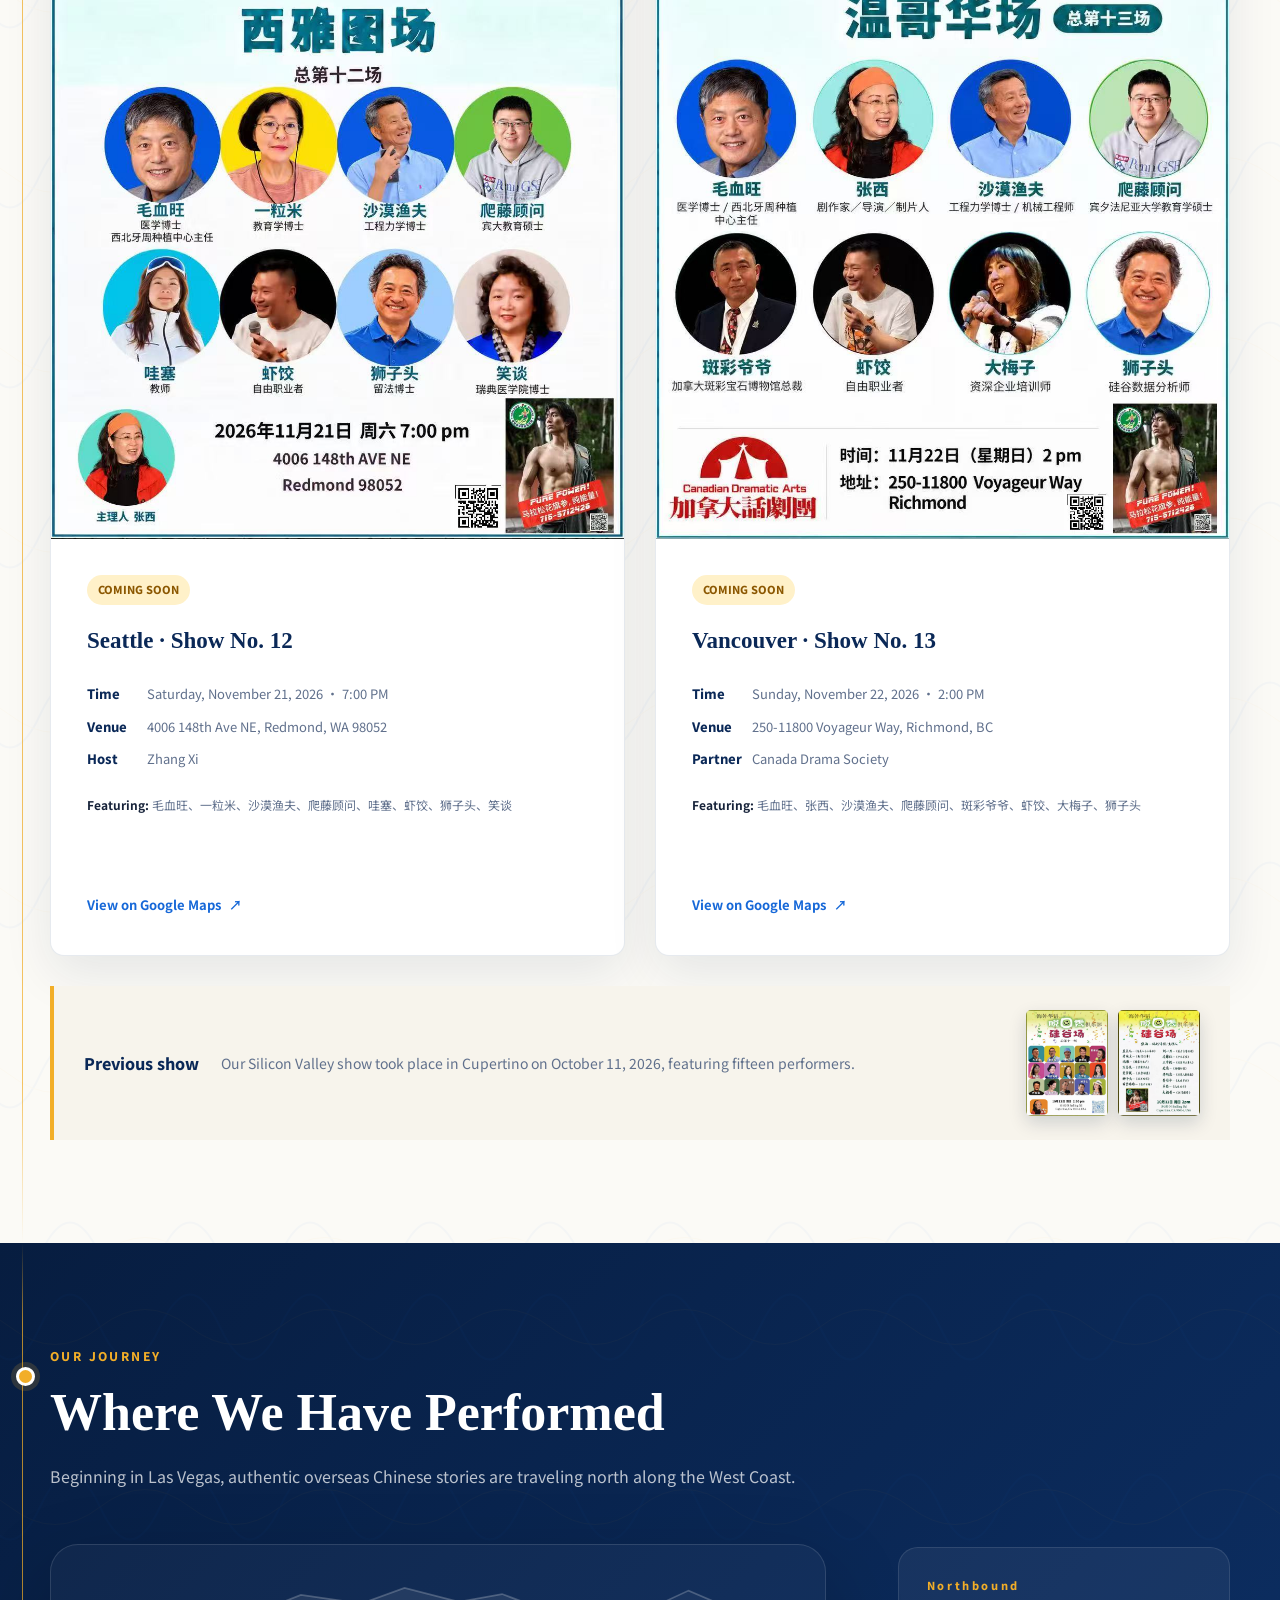
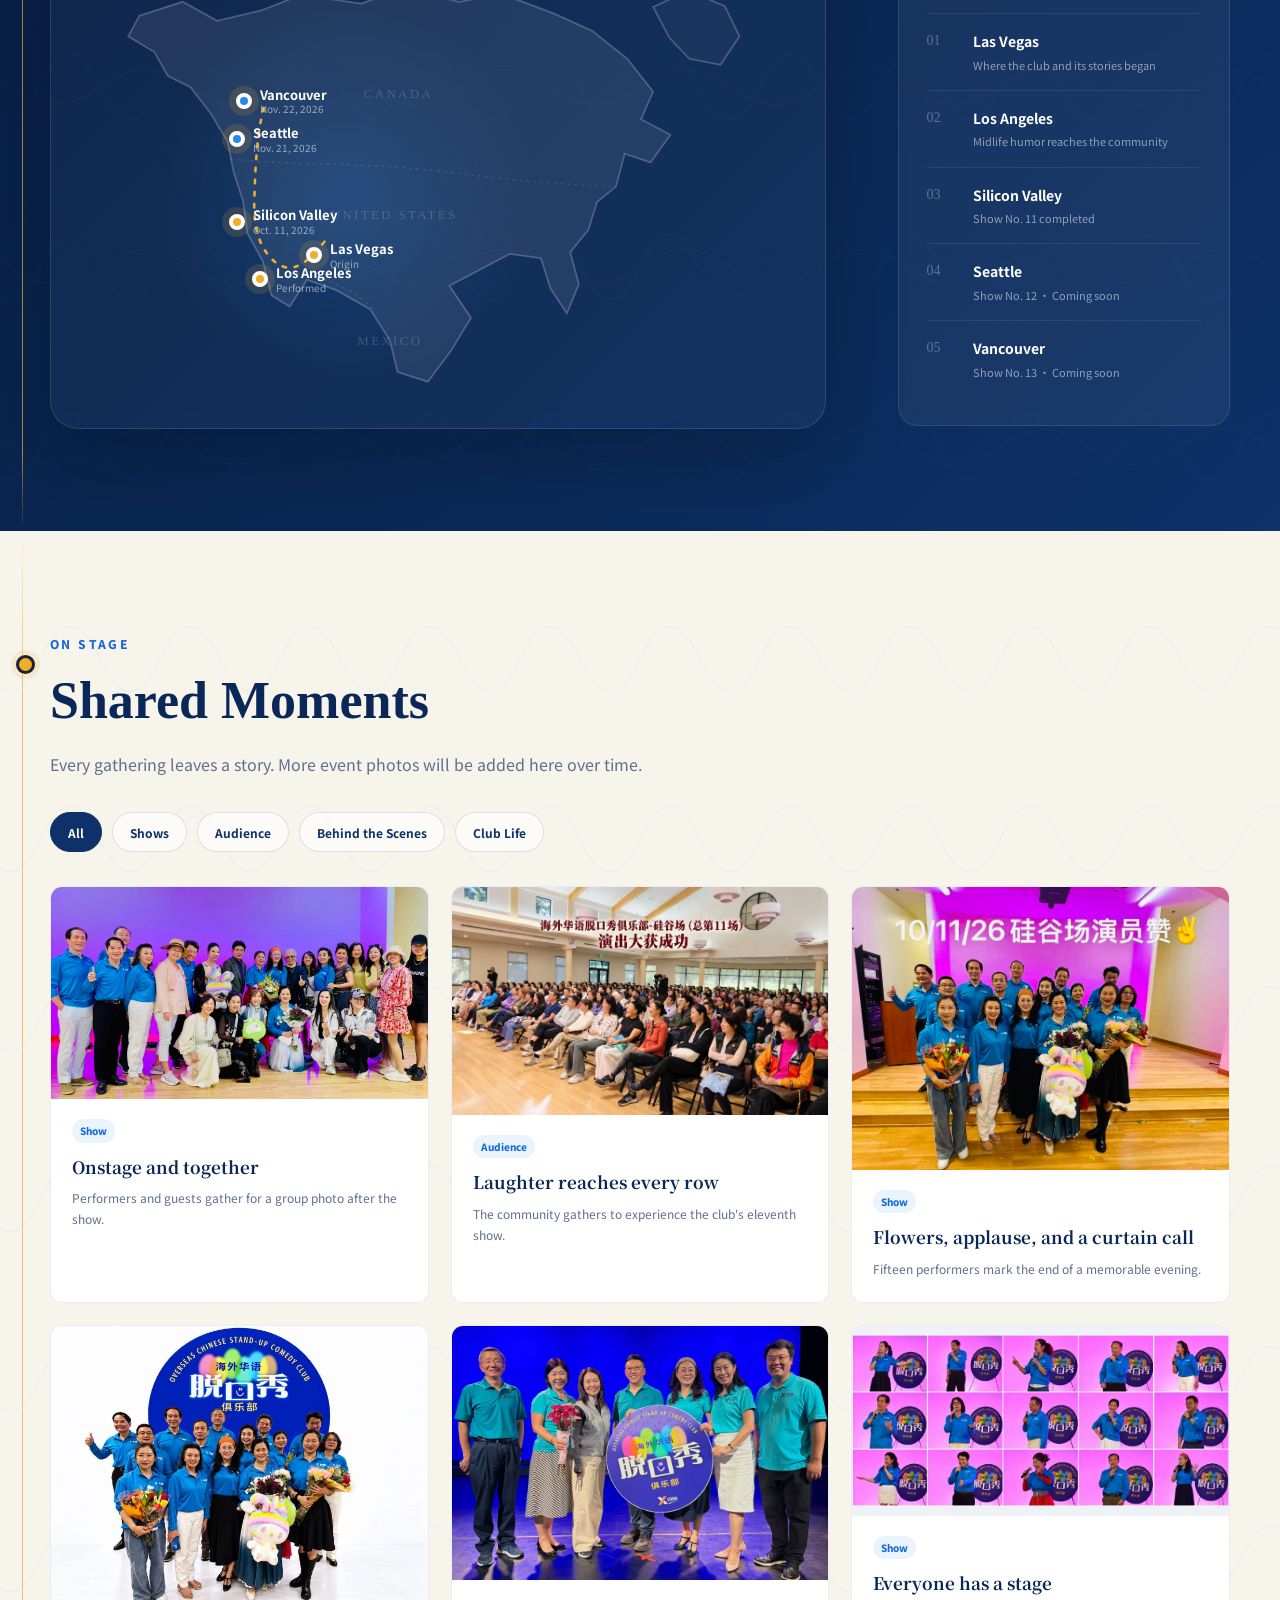
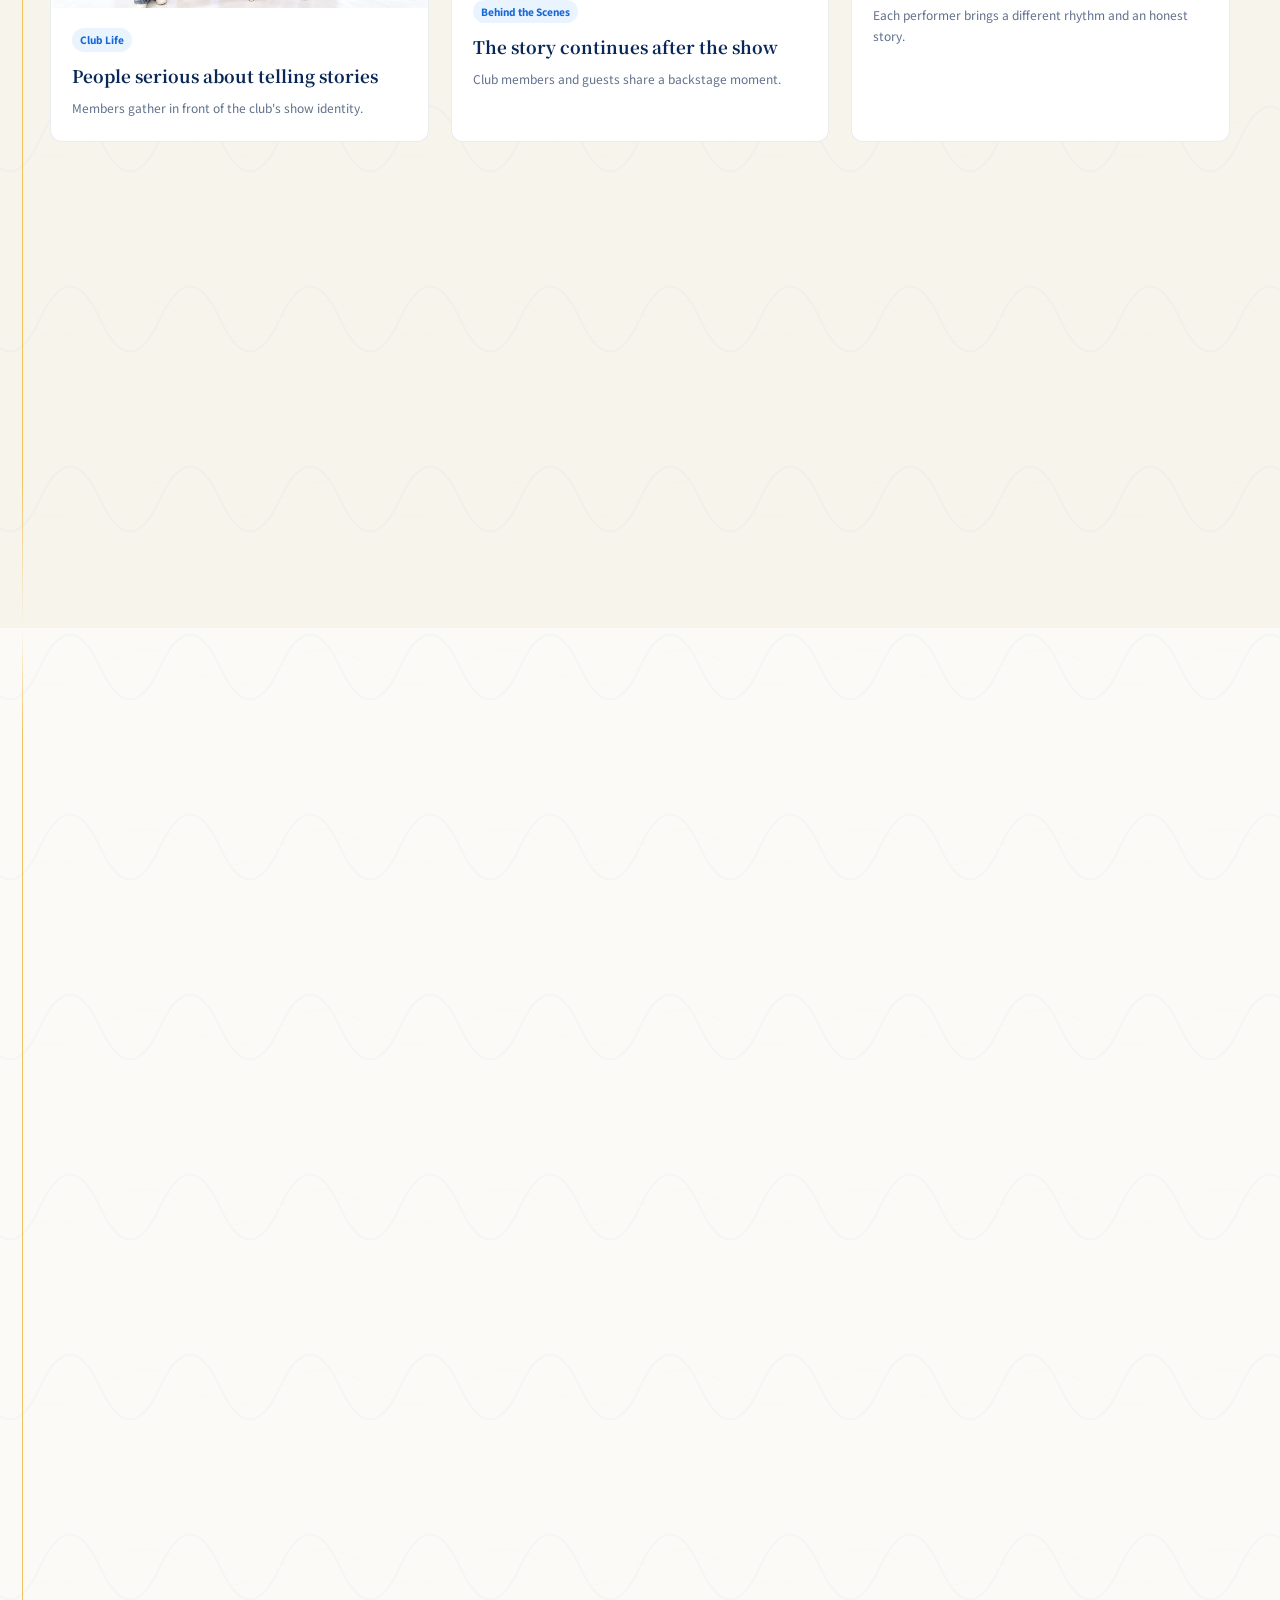
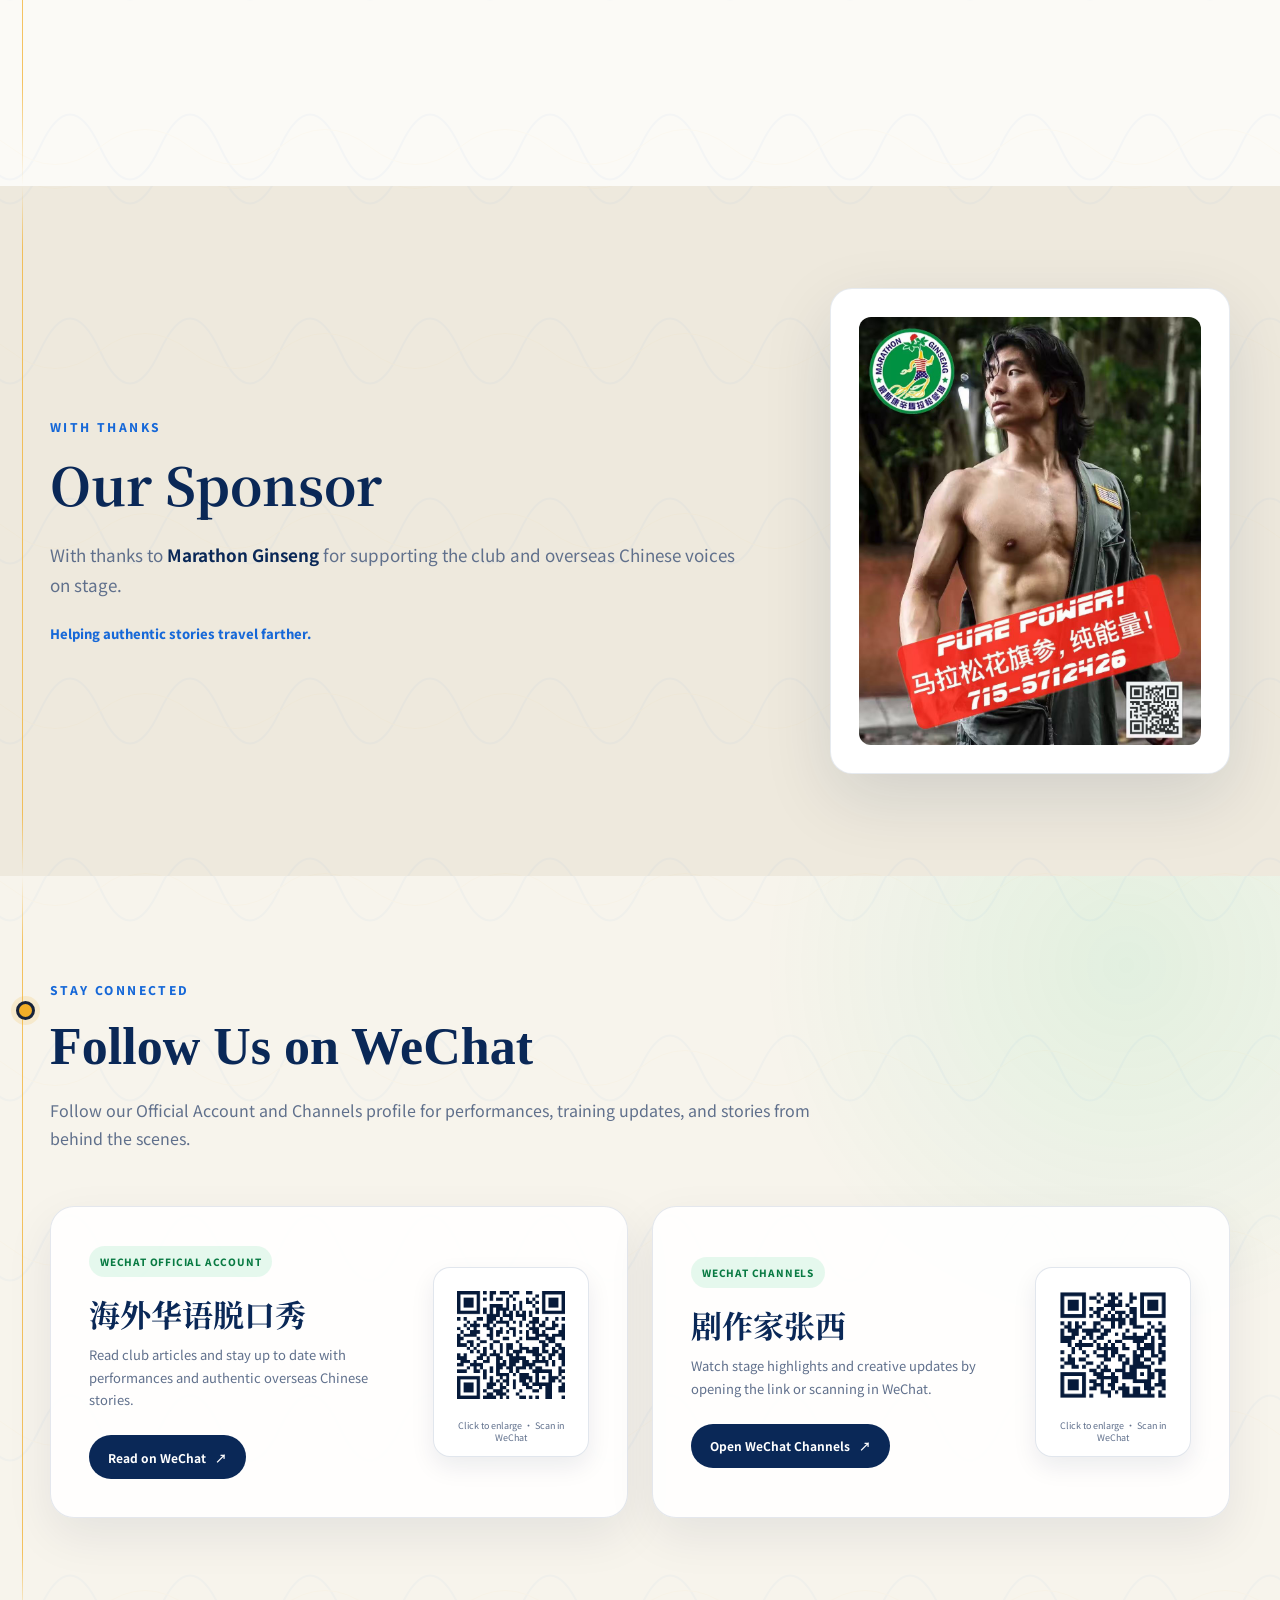
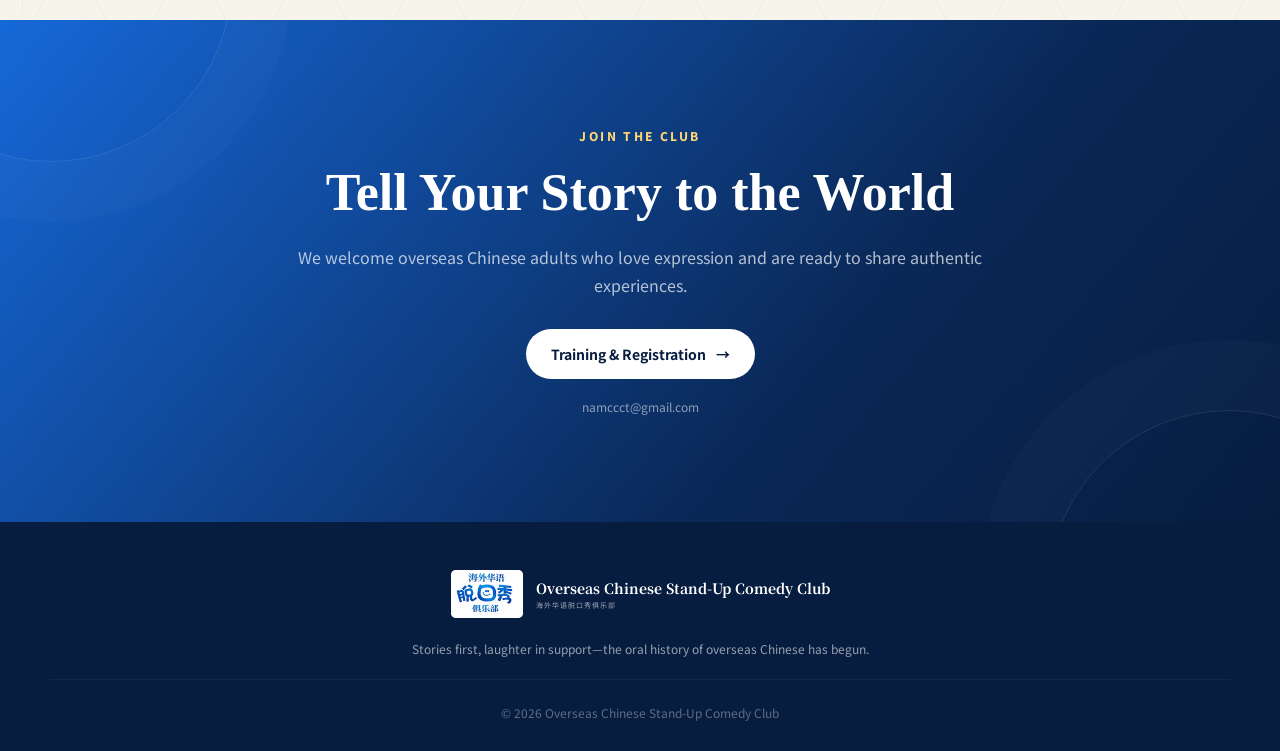
<file: en/index.html>
<!doctype html>
<html lang="en">
  <head>
    <meta charset="UTF-8" />
    <meta name="viewport" content="width=device-width, initial-scale=1.0" />
    <meta
      name="description"
      content="The official website of the Overseas Chinese Stand-Up Comedy Club, a Mandarin-language comedy community sharing authentic overseas Chinese and immigrant stories."
    />
    <meta name="robots" content="index, follow, max-image-preview:large, max-snippet:-1, max-video-preview:-1" />
    <meta name="googlebot" content="index, follow" />
    <meta name="theme-color" content="#0d3168" />
    <title>Overseas Chinese Stand-Up Comedy Club | 海外华语脱口秀俱乐部</title>
    <link rel="canonical" href="https://cathylixi.github.io/overseas-chinese-comedy-club/en/" />
    <link rel="alternate" hreflang="zh-Hans" href="https://cathylixi.github.io/overseas-chinese-comedy-club/" />
    <link rel="alternate" hreflang="en" href="https://cathylixi.github.io/overseas-chinese-comedy-club/en/" />
    <link rel="alternate" hreflang="x-default" href="https://cathylixi.github.io/overseas-chinese-comedy-club/" />
    <link
      rel="sitemap"
      type="application/xml"
      title="Sitemap"
      href="https://cathylixi.github.io/overseas-chinese-comedy-club/sitemap.xml"
    />
    <meta property="og:type" content="website" />
    <meta property="og:locale" content="en_US" />
    <meta property="og:locale:alternate" content="zh_CN" />
    <meta property="og:site_name" content="Overseas Chinese Stand-Up Comedy Club" />
    <meta property="og:title" content="Overseas Chinese Stand-Up Comedy Club" />
    <meta
      property="og:description"
      content="Mandarin stand-up comedy rooted in authentic overseas Chinese and immigrant stories."
    />
    <meta property="og:url" content="https://cathylixi.github.io/overseas-chinese-comedy-club/en/" />
    <meta name="twitter:card" content="summary" />
    <meta name="twitter:title" content="Overseas Chinese Stand-Up Comedy Club" />
    <meta
      name="twitter:description"
      content="Mandarin stand-up comedy rooted in authentic overseas Chinese and immigrant stories."
    />
    <script type="application/ld+json">
      {
        "@context": "https://schema.org",
        "@graph": [
          {
            "@type": "Organization",
            "@id": "https://cathylixi.github.io/overseas-chinese-comedy-club/#organization",
            "name": "Overseas Chinese Stand-Up Comedy Club",
            "alternateName": "海外华语脱口秀俱乐部",
            "url": "https://cathylixi.github.io/overseas-chinese-comedy-club/",
            "email": "namccct@gmail.com",
            "foundingDate": "2026-01-18",
            "founder": {
              "@type": "Person",
              "name": "Zhang Xi"
            },
            "foundingLocation": {
              "@type": "Place",
              "name": "Las Vegas, Nevada, United States"
            },
            "description": "A Mandarin-language comedy community sharing authentic overseas Chinese and immigrant stories through stand-up."
          },
          {
            "@type": "WebPage",
            "@id": "https://cathylixi.github.io/overseas-chinese-comedy-club/en/#webpage",
            "url": "https://cathylixi.github.io/overseas-chinese-comedy-club/en/",
            "name": "Overseas Chinese Stand-Up Comedy Club",
            "description": "The official English website of the Overseas Chinese Stand-Up Comedy Club.",
            "inLanguage": "en",
            "datePublished": "2026-11-07",
            "dateModified": "2026-11-12",
            "about": {
              "@id": "https://cathylixi.github.io/overseas-chinese-comedy-club/#organization"
            }
          }
        ]
      }
    </script>
    <link rel="preconnect" href="https://fonts.googleapis.com" />
    <link rel="preconnect" href="https://fonts.gstatic.com" crossorigin />
    <link
      href="https://fonts.googleapis.com/css2?family=Noto+Sans+SC:wght@400;500;600;700;800&family=Noto+Serif+SC:wght@600;700;900&display=swap"
      rel="stylesheet"
    />
    <link rel="stylesheet" href="../styles.css?v=20261112-social" />
    <script src="../script.js?v=20261112-contact" defer></script>
  </head>
  <body class="page-en" data-language="en">
    <a class="skip-link" href="#main">Skip to main content</a>

    <header class="site-header" id="top">
      <div class="nav-wrap">
        <div class="nav-left">
          <a class="brand" href="#top" aria-label="Back to home">
            <img class="brand-logo" src="../assets/images/logo-round.jpg" alt="" />
            <span class="brand-copy">
              <strong>Overseas Chinese Stand-Up Comedy Club</strong>
              <small>海外华语脱口秀俱乐部</small>
            </span>
          </a>
          <label class="language-picker">
            <span class="sr-only">Select language</span>
            <select
              id="language-select"
              aria-label="Select language"
              data-zh-url="../"
              data-en-url="./"
            >
              <option value="" selected disabled>Select Language</option>
              <option value="zh">中文</option>
              <option value="en">English</option>
            </select>
          </label>
        </div>

        <button class="menu-toggle" type="button" aria-expanded="false" aria-controls="site-nav">
          <span class="sr-only">Open navigation</span>
          <span></span><span></span><span></span>
        </button>

        <nav id="site-nav" class="site-nav" aria-label="Main navigation">
          <a href="#about">About</a>
          <a href="#mission">Mission</a>
          <a href="#shows">Shows</a>
          <a href="#moments">Moments</a>
          <a href="#founder">Founder</a>
          <a class="nav-cta" href="#training" data-training-dialog>Join Us</a>
        </nav>
      </div>
    </header>

    <main id="main">
      <section class="hero" aria-labelledby="hero-title">
        <div class="hero-glow hero-glow-one"></div>
        <div class="hero-glow hero-glow-two"></div>
        <div class="hero-inner">
          <div class="hero-copy reveal">
            <p class="eyebrow">REAL LIVES. STORIES WORTH HEARING.</p>
            <h1 id="hero-title">Overseas Chinese<br /><span>Stand-Up Comedy Club</span></h1>
            <p class="hero-en" lang="zh-CN">海外华语脱口秀俱乐部</p>
            <p class="hero-lead">
              Stand-up is the form. Telling our own immigrant stories is the heart.
            </p>
            <div class="hero-actions">
              <a class="button button-primary" href="#shows">Upcoming Shows</a>
              <a class="button button-ghost" href="#about">Meet the Club</a>
            </div>
            <ul class="hero-meta" aria-label="Club overview">
              <li>Founded January 18, 2026</li>
              <li>Las Vegas, USA</li>
              <li>Founder: Zhang Xi</li>
            </ul>
          </div>

          <div class="hero-visual reveal">
            <div class="stage-lines" aria-hidden="true"></div>
            <img
              class="hero-photo"
              src="../assets/images/hero-team.jpg"
              alt="Members of the Overseas Chinese Stand-Up Comedy Club"
              fetchpriority="high"
            />
            <div class="hero-sticker" aria-hidden="true">
              <span>15</span>
              <small>states represented</small>
            </div>
          </div>
        </div>
        <a class="scroll-cue" href="#about" aria-label="Continue reading">
          <span>DISCOVER</span><i aria-hidden="true"></i>
        </a>
      </section>

      <section class="section about" id="about" aria-labelledby="about-title">
        <div class="section-inner">
          <div class="section-heading reveal">
            <p class="kicker">ABOUT US</p>
            <h2 id="about-title">Our Story</h2>
          </div>
          <div class="about-layout">
            <div class="about-copy reveal">
              <p class="lead-paragraph">
                The Overseas Chinese Stand-Up Comedy Club was registered in Las Vegas on January 18, 2026. Founder Zhang Xi, a playwright and director, created an original stand-up training program designed for middle-aged overseas Chinese adults.
              </p>
              <p>
                Through small-group Zoom classes, the club has trained 60 performers from 15 U.S. states. Most members are between 45 and 75 years old and come from highly educated professional communities—including doctors, engineers, software developers, pastors, accountants, entrepreneurs, technology executives, real estate professionals, and retirees.
              </p>
              <p>
                The club has presented 12 public shows in Las Vegas, Los Angeles, Silicon Valley, and beyond. Its grounded midlife humor and honest immigrant stories have been warmly received in Chinese communities.
              </p>
            </div>
            <aside class="about-note reveal">
              <span class="quote-mark" aria-hidden="true">“</span>
              <p>Every ordinary life<br />deserves to be told.</p>
              <span>Our stage welcomes the truth.</span>
            </aside>
          </div>

          <div class="stats-grid">
            <article class="stat-card reveal">
              <strong data-count="60">60</strong><span>members</span>
              <p>Performers trained</p>
            </article>
            <article class="stat-card reveal">
              <strong data-count="15">15</strong><span>states</span>
              <p>Across the United States</p>
            </article>
            <article class="stat-card reveal">
              <strong data-count="12">12</strong><span>shows</span>
              <p>Public performances</p>
            </article>
            <article class="stat-card reveal">
              <strong>45–75</strong><span>years</span>
              <p>Age range of members</p>
            </article>
          </div>
        </div>
      </section>

      <section class="section mission" id="mission" aria-labelledby="mission-title">
        <div class="section-inner">
          <div class="section-heading section-heading-light reveal">
            <p class="kicker">OUR MISSION</p>
            <h2 id="mission-title">Why We Take the Stage</h2>
            <p>On a stage led by middle-aged voices, we believe in—</p>
          </div>
          <div class="mission-statement reveal">
            <span>Stories First</span><i aria-hidden="true"></i><span>Laughter in Support</span>
          </div>
          <div class="principles-grid">
            <article class="principle reveal">
              <span class="principle-no">01</span>
              <h3>No Shock for Shock's Sake</h3>
              <p>We choose substance over comedy built mainly on provocation or sensation.</p>
            </article>
            <article class="principle reveal">
              <span class="principle-no">02</span>
              <h3>Not a Race for Punchlines</h3>
              <p>We do not measure a story by how many rapid-fire jokes it can hold.</p>
            </article>
            <article class="principle reveal">
              <span class="principle-no">03</span>
              <h3>Tell Your Own Story</h3>
              <p>Stand-up is the form; the real heart is an overseas Chinese person telling their own immigrant story.</p>
            </article>
          </div>
          <p class="mission-signoff reveal">The oral history of overseas Chinese has begun.</p>
        </div>
      </section>

      <section class="section shows" id="shows" aria-labelledby="shows-title">
        <div class="section-inner">
          <div class="section-heading reveal">
            <p class="kicker">UPCOMING SHOWS</p>
            <h2 id="shows-title">See Us Live</h2>
            <p>In November 2026, the club brings its 12th and 13th shows to Seattle and Vancouver on two consecutive days.</p>
          </div>

          <div class="shows-grid">
            <article class="show-card reveal">
              <div class="show-poster show-poster-image">
                <img src="../assets/images/poster-seattle.jpg" alt="Poster for the Overseas Chinese Stand-Up Comedy Club's 12th show in Seattle" loading="lazy" />
              </div>
              <div class="show-content">
                <span class="status-badge">COMING SOON</span>
                <h3>Seattle · Show No. 12</h3>
                <dl class="event-details">
                  <div><dt>Time</dt><dd>Saturday, November 21, 2026 · 7:00 PM</dd></div>
                  <div><dt>Venue</dt><dd>4006 148th Ave NE, Redmond, WA 98052</dd></div>
                  <div><dt>Host</dt><dd>Zhang Xi</dd></div>
                </dl>
                <p class="cast-list"><strong>Featuring:</strong> 毛血旺、一粒米、沙漠渔夫、爬藤顾问、哇塞、虾饺、狮子头、笑谈</p>
                <a
                  class="text-link"
                  href="https://www.google.com/maps/search/?api=1&query=4006%20148th%20Ave%20NE%2C%20Redmond%2C%20WA%2098052"
                  target="_blank"
                  rel="noreferrer"
                >View on Google Maps <span aria-hidden="true">↗</span></a>
              </div>
            </article>

            <article class="show-card reveal">
              <div class="show-poster show-poster-image">
                <img src="../assets/images/poster-vancouver.jpg" alt="Poster for the Overseas Chinese Stand-Up Comedy Club's 13th show in Vancouver" loading="lazy" />
              </div>
              <div class="show-content">
                <span class="status-badge">COMING SOON</span>
                <h3>Vancouver · Show No. 13</h3>
                <dl class="event-details">
                  <div><dt>Time</dt><dd>Sunday, November 22, 2026 · 2:00 PM</dd></div>
                  <div><dt>Venue</dt><dd>250-11800 Voyageur Way, Richmond, BC</dd></div>
                  <div><dt>Partner</dt><dd>Canada Drama Society</dd></div>
                </dl>
                <p class="cast-list"><strong>Featuring:</strong> 毛血旺、张西、沙漠渔夫、爬藤顾问、斑彩爷爷、虾饺、大梅子、狮子头</p>
                <a
                  class="text-link"
                  href="https://www.google.com/maps/search/?api=1&query=250-11800%20Voyageur%20Way%2C%20Richmond%2C%20BC"
                  target="_blank"
                  rel="noreferrer"
                >View on Google Maps <span aria-hidden="true">↗</span></a>
              </div>
            </article>
          </div>

          <div class="previous-show reveal">
            <div class="previous-show-copy">
              <span>Previous show</span>
              <p>Our Silicon Valley show took place in Cupertino on October 11, 2026, featuring fifteen performers.</p>
            </div>
            <div class="previous-show-posters" aria-label="Silicon Valley show posters">
              <img src="../assets/images/poster-silicon-valley-cast.jpg" alt="Silicon Valley show cast poster" loading="lazy" />
              <img src="../assets/images/poster-silicon-valley-program.jpg" alt="Silicon Valley show program poster" loading="lazy" />
            </div>
          </div>
        </div>
      </section>

      <section class="section tour-map" id="cities" aria-labelledby="cities-title">
        <div class="section-inner">
          <div class="section-heading reveal">
            <p class="kicker">OUR JOURNEY</p>
            <h2 id="cities-title">Where We Have Performed</h2>
            <p>Beginning in Las Vegas, authentic overseas Chinese stories are traveling north along the West Coast.</p>
          </div>
          <div class="tour-map-layout">
            <div class="map-surface reveal" role="img" aria-label="North America map with club performance cities: Las Vegas, Los Angeles, Silicon Valley, Seattle, and Vancouver">
              <svg viewBox="0 0 800 520" aria-hidden="true">
                <path class="map-land map-land-main" d="M72 96 L42 78 L55 54 L105 38 L145 60 L196 48 L242 30 L312 40 L362 22 L425 38 L475 29 L536 52 L580 72 L620 104 L650 142 L636 174 L670 192 L647 224 L617 214 L607 252 L585 270 L575 302 L554 328 L564 365 L550 399 L531 370 L520 335 L484 330 L448 349 L414 367 L439 404 L416 442 L389 478 L354 467 L345 430 L322 394 L283 372 L249 360 L229 391 L208 378 L198 339 L180 306 L175 269 L164 235 L157 200 L138 168 L114 137 L88 124 Z" />
                <path class="map-land map-land-island" d="M650 44 L691 25 L733 43 L750 78 L728 111 L692 104 L669 80 Z" />
                <path class="map-border" d="M160 220 C235 228 316 224 392 233 C467 242 535 250 607 252" />
                <path class="map-border" d="M229 352 C274 355 306 374 326 394" />
                <text class="map-country-label" x="355" y="150">CANADA</text>
                <text class="map-country-label" x="350" y="290">UNITED STATES</text>
                <text class="map-country-label" x="345" y="435">MEXICO</text>
                <path class="map-route" d="M199 161 C191 190 189 231 188 270 C187 302 195 326 214 341 C235 355 252 337 270 315" />
              </svg>
              <span class="map-pin map-pin-done" style="--x: 34%; --y: 63%;"><i></i><b>Las Vegas</b><small>Origin</small></span>
              <span class="map-pin map-pin-done" style="--x: 27%; --y: 68%;"><i></i><b>Los Angeles</b><small>Performed</small></span>
              <span class="map-pin map-pin-done" style="--x: 24%; --y: 56%;"><i></i><b>Silicon Valley</b><small>Oct. 11, 2026</small></span>
              <span class="map-pin map-pin-next" style="--x: 24%; --y: 39%;"><i></i><b>Seattle</b><small>Nov. 21, 2026</small></span>
              <span class="map-pin map-pin-next" style="--x: 25%; --y: 31%;"><i></i><b>Vancouver</b><small>Nov. 22, 2026</small></span>
            </div>
            <div class="city-list reveal">
              <p class="city-list-label">Northbound</p>
              <ol>
                <li><span>01</span><div><strong>Las Vegas</strong><small>Where the club and its stories began</small></div></li>
                <li><span>02</span><div><strong>Los Angeles</strong><small>Midlife humor reaches the community</small></div></li>
                <li><span>03</span><div><strong>Silicon Valley</strong><small>Show No. 11 completed</small></div></li>
                <li><span>04</span><div><strong>Seattle</strong><small>Show No. 12 · Coming soon</small></div></li>
                <li><span>05</span><div><strong>Vancouver</strong><small>Show No. 13 · Coming soon</small></div></li>
              </ol>
            </div>
          </div>
        </div>
      </section>

      <section class="section moments" id="moments" aria-labelledby="moments-title">
        <div class="section-inner">
          <div class="section-heading reveal">
            <p class="kicker">ON STAGE</p>
            <h2 id="moments-title">Shared Moments</h2>
            <p>Every gathering leaves a story. More event photos will be added here over time.</p>
          </div>
          <div class="gallery-filters reveal" role="toolbar" aria-label="Filter event photos">
            <button class="gallery-filter active" type="button" data-filter="all" aria-pressed="true">All</button>
            <button class="gallery-filter" type="button" data-filter="show" aria-pressed="false">Shows</button>
            <button class="gallery-filter" type="button" data-filter="audience" aria-pressed="false">Audience</button>
            <button class="gallery-filter" type="button" data-filter="behind" aria-pressed="false">Behind the Scenes</button>
            <button class="gallery-filter" type="button" data-filter="community" aria-pressed="false">Club Life</button>
          </div>
          <div class="gallery-grid" aria-label="Club event photos">
            <button class="gallery-card reveal" type="button" data-category="show" aria-label="View the cast and guest group photo">
              <span class="gallery-media"><img src="../assets/images/moment-full-cast.jpg" alt="Club performers and guests together" loading="lazy" /><span class="gallery-hover"><b>Silicon Valley · Oct. 11, 2026</b><small>View photo ＋</small></span></span>
              <span class="gallery-caption"><em>Show</em><strong>Onstage and together</strong><small>Performers and guests gather for a group photo after the show.</small></span>
            </button>
            <button class="gallery-card reveal" type="button" data-category="audience" aria-label="View the Silicon Valley audience">
              <span class="gallery-media"><img src="../assets/images/moment-audience.jpg" alt="Audience at the Silicon Valley show" loading="lazy" /><span class="gallery-hover"><b>Silicon Valley · Oct. 11, 2026</b><small>View photo ＋</small></span></span>
              <span class="gallery-caption"><em>Audience</em><strong>Laughter reaches every row</strong><small>The community gathers to experience the club's eleventh show.</small></span>
            </button>
            <button class="gallery-card reveal" type="button" data-category="show" aria-label="View the Silicon Valley curtain call">
              <span class="gallery-media"><img src="../assets/images/moment-curtain-call.jpg" alt="Cast at the Silicon Valley curtain call" loading="lazy" /><span class="gallery-hover"><b>Silicon Valley · Oct. 11, 2026</b><small>View photo ＋</small></span></span>
              <span class="gallery-caption"><em>Show</em><strong>Flowers, applause, and a curtain call</strong><small>Fifteen performers mark the end of a memorable evening.</small></span>
            </button>
            <button class="gallery-card reveal" type="button" data-category="community" aria-label="View the club team photo">
              <span class="gallery-media"><img src="../assets/images/moment-team-cutout.jpg" alt="Club performers together" loading="lazy" /><span class="gallery-hover"><b>Silicon Valley · Oct. 11, 2026</b><small>View photo ＋</small></span></span>
              <span class="gallery-caption"><em>Club Life</em><strong>People serious about telling stories</strong><small>Members gather in front of the club's show identity.</small></span>
            </button>
            <button class="gallery-card reveal" type="button" data-category="behind" aria-label="View club members with stage guests">
              <span class="gallery-media"><img src="../assets/images/moment-stage-guests.jpg" alt="Club members with stage guests" loading="lazy" /><span class="gallery-hover"><b>Silicon Valley · Oct. 11, 2026</b><small>View photo ＋</small></span></span>
              <span class="gallery-caption"><em>Behind the Scenes</em><strong>The story continues after the show</strong><small>Club members and guests share a backstage moment.</small></span>
            </button>
            <button class="gallery-card reveal" type="button" data-category="show" aria-label="View the Silicon Valley performer collage">
              <span class="gallery-media"><img src="../assets/images/moment-performer-grid.jpg" alt="Silicon Valley performers on stage" loading="lazy" /><span class="gallery-hover"><b>Silicon Valley · Oct. 11, 2026</b><small>View photo ＋</small></span></span>
              <span class="gallery-caption"><em>Show</em><strong>Everyone has a stage</strong><small>Each performer brings a different rhythm and an honest story.</small></span>
            </button>
            <button class="gallery-card reveal" type="button" data-category="community" aria-label="View the club community photo">
              <span class="gallery-media"><img src="../assets/images/moment-community.jpg" alt="Club members at a community event" loading="lazy" /><span class="gallery-hover"><b>Silicon Valley · Oct. 11, 2026</b><small>View photo ＋</small></span></span>
              <span class="gallery-caption"><em>Club Life</em><strong>Connected through expression</strong><small>Members and partners meet beyond the stage.</small></span>
            </button>
          </div>
        </div>
      </section>

      <section class="section founder" id="founder" aria-labelledby="founder-title">
        <div class="section-inner">
          <div class="section-heading reveal">
            <p class="kicker">FOUNDER</p>
            <h2 id="founder-title">Meet Zhang Xi</h2>
          </div>

          <div class="founder-profile">
            <div class="founder-photo reveal">
              <img src="../assets/images/founder-zhang-xi.jpg" alt="Zhang Xi, founder of the Overseas Chinese Stand-Up Comedy Club" loading="lazy" />
            </div>
            <div class="founder-copy reveal">
              <p class="founder-name">Zhang Xi</p>
              <p class="founder-role">Playwright / Director / Producer</p>
              <p>
                Zhang Xi is the founder of the North American Maple Culture Center and the Las Vegas Comedy Festival and director of the Overseas Chinese Stand-Up Comedy Club. She received formal training in journalism, sociology, and screenwriting, and is currently producing the nonprofit AI film <em>Pearl S. Buck</em>.
              </p>
              <p>
                Over twelve years, she created twelve original stage plays involving 20 Maple Theatre troupes and 1,800 amateur participants, with 130 performances across 58 cities worldwide. Her work brings overlooked Chinese immigrant histories and contributions to the stage.
              </p>
            </div>
          </div>

          <div class="works-grid">
            <article class="work-card reveal">
              <span class="work-icon" aria-hidden="true">剧</span>
              <h3>Stage Plays</h3>
              <p>Selected works include 《爬藤》《赛珍珠》《飞虎恋》《喜医生》《中国玛丽》《海外剩女》《丁龙的梦》《金色少年营》《刘锦浓甜橙》《柑橘魔法师》《哥大的椅子》 and 《悟空北美历险》.</p>
            </article>
            <article class="work-card reveal">
              <span class="work-icon" aria-hidden="true">影</span>
              <h3>AI Documentaries</h3>
              <p>Works include 《赛珍珠》《黄柳霜》《熊式一》《美国内战中的华裔士兵》《战地女记者》《硬汉海明威》《鼠疫斗士伍连德》 and 《华童画华工》.</p>
            </article>
            <article class="work-card reveal">
              <span class="work-icon" aria-hidden="true">书</span>
              <h3>Books &amp; Nonfiction</h3>
              <p>Publications include the novels 《爱别离》 and 《抗战女性档案》, the nonfiction work 《98 封私信——解读你不了解的赛珍珠》, and an illustrated history of a century of Chinese immigration to North America.</p>
            </article>
          </div>
        </div>
      </section>

      <section class="section sponsors" id="sponsors" aria-labelledby="sponsors-title">
        <div class="section-inner sponsor-layout">
          <div class="sponsor-copy reveal">
            <p class="kicker">WITH THANKS</p>
            <h2 id="sponsors-title">Our Sponsor</h2>
            <p>With thanks to <strong>Marathon Ginseng</strong> for supporting the club and overseas Chinese voices on stage.</p>
            <span>Helping authentic stories travel farther.</span>
          </div>
          <div class="sponsor-visual reveal">
            <img src="../assets/images/sponsor-marathon-ginseng.jpg" alt="Marathon Ginseng sponsor image" loading="lazy" />
          </div>
        </div>
      </section>

      <section class="section social-follow" id="follow" aria-labelledby="follow-title">
        <div class="section-inner">
          <div class="section-heading reveal">
            <p class="kicker">STAY CONNECTED</p>
            <h2 id="follow-title">Follow Us on WeChat</h2>
            <p>Follow our Official Account and Channels profile for performances, training updates, and stories from behind the scenes.</p>
          </div>

          <div class="social-grid">
            <article class="social-card reveal">
              <div class="social-card-copy">
                <span class="social-platform">WECHAT OFFICIAL ACCOUNT</span>
                <h3>海外华语脱口秀</h3>
                <p>Read club articles and stay up to date with performances and authentic overseas Chinese stories.</p>
                <a class="button social-link" href="https://mp.weixin.qq.com/s/e-GUSrNV32XpusEhAQuHiQ" target="_blank" rel="noopener noreferrer">
                  Read on WeChat <span aria-hidden="true">↗</span>
                </a>
              </div>
              <button class="social-qr-button" type="button" data-qr-lightbox data-qr-src="../assets/images/wechat-official-account-qr.png" data-qr-title="Scan to read our WeChat Official Account" aria-label="Enlarge the Overseas Chinese Stand-Up Comedy WeChat QR code">
                <img src="../assets/images/wechat-official-account-qr.png" width="738" height="738" alt="QR code for the Overseas Chinese Stand-Up Comedy WeChat Official Account article" loading="lazy" />
                <small>Click to enlarge · Scan in WeChat</small>
              </button>
            </article>

            <article class="social-card reveal">
              <div class="social-card-copy">
                <span class="social-platform">WECHAT CHANNELS</span>
                <h3>剧作家张西</h3>
                <p>Watch stage highlights and creative updates by opening the link or scanning in WeChat.</p>
                <a class="button social-link" href="https://weixin.qq.com/sph/AcC09RyQeP" target="_blank" rel="noopener noreferrer">
                  Open WeChat Channels <span aria-hidden="true">↗</span>
                </a>
              </div>
              <button class="social-qr-button" type="button" data-qr-lightbox data-qr-src="../assets/images/wechat-channel-qr.png" data-qr-title="Scan to open Zhang Xi on WeChat Channels" aria-label="Enlarge the Zhang Xi WeChat Channels QR code">
                <img src="../assets/images/wechat-channel-qr.png" width="666" height="666" alt="QR code for Zhang Xi on WeChat Channels" loading="lazy" />
                <small>Click to enlarge · Scan in WeChat</small>
              </button>
            </article>
          </div>
        </div>
      </section>

      <section class="cta-section" aria-labelledby="cta-title">
        <div class="cta-inner reveal">
          <p class="kicker">JOIN THE CLUB</p>
          <h2 id="cta-title">Tell Your Story to the World</h2>
          <p>We welcome overseas Chinese adults who love expression and are ready to share authentic experiences.</p>
          <a class="button button-light" href="#training" data-training-dialog>
            Training &amp; Registration <span aria-hidden="true">→</span>
          </a>
          <a class="cta-email" href="mailto:namccct@gmail.com">namccct@gmail.com</a>
        </div>
      </section>
    </main>

    <dialog class="training-dialog" id="training-dialog" aria-labelledby="training-dialog-title">
      <button class="training-close" type="button" aria-label="Close training registration form">×</button>
      <div class="training-shell">
        <header class="training-header">
          <p class="kicker">COHORT 07 · 2027</p>
          <h2 id="training-dialog-title">Cohort 7 Training Registration</h2>
          <p>Eight consecutive days of small-group Zoom classes, helping participants shape authentic experiences into stories for the stage.</p>
        </header>

        <aside class="training-qr-card" aria-label="Training registration QR code">
          <button class="training-qr-image" type="button" data-qr-lightbox data-qr-src="../assets/images/training-registration-qr.png" data-qr-title="Scan to open training registration" aria-label="Enlarge the training registration QR code">
            <img src="../assets/images/training-registration-qr.png" width="800" height="800" alt="Scan to open the Cohort 7 training registration form" />
          </button>
          <div class="training-qr-copy">
            <strong>Scan to register</strong>
            <p>Scanning opens the official website and displays the form automatically. Click the QR code to enlarge it.</p>
          </div>
        </aside>

        <div class="training-grid">
          <section class="training-details" aria-labelledby="training-details-title">
            <h3 id="training-details-title">Course Information</h3>
            <div class="training-table-wrap">
              <table class="training-table">
                <caption class="sr-only">Cohort 7 course information</caption>
                <tbody>
                  <tr><th scope="row">Eligibility</th><td>Overseas Chinese adults ages 45–75, in any country</td></tr>
                  <tr><th scope="row">Format</th><td>Live classes on Zoom</td></tr>
                  <tr><th scope="row">Dates</th><td>February 16–23, 2027 · 8 consecutive days</td></tr>
                  <tr><th scope="row">Time</th><td>7:00–8:00 PM U.S. Pacific Time</td></tr>
                  <tr><th scope="row">Schedule</th><td>8 classes · 60 minutes each</td></tr>
                  <tr><th scope="row">Tuition</th><td>US$60 per class · US$480 total</td></tr>
                  <tr><th scope="row">Class Size</th><td>10 students per class; enrollment closes when full</td></tr>
                </tbody>
              </table>
            </div>
          </section>

          <section class="training-registration" aria-labelledby="training-registration-title">
            <h3 id="training-registration-title">Registration Details</h3>
            <form class="training-form" id="training-form">
              <label class="training-honeypot" aria-hidden="true"><span>Website</span><input type="text" name="website" tabindex="-1" autocomplete="off" /></label>
              <label><span>Name</span><input type="text" name="name" autocomplete="name" required /></label>
              <label><span>Age</span><input type="number" name="age" min="45" max="75" inputmode="numeric" required /></label>
              <label class="training-field-wide"><span>Country and City</span><input type="text" name="location" autocomplete="address-level2" required /></label>
              <label class="training-field-wide"><span>WeChat ID or Email Address</span><input type="text" name="contact" autocomplete="off" required /></label>
              <p class="training-privacy">This information will be used only for this training registration, course arrangements, and related communication.</p>
              <button class="button training-submit" type="submit">Submit Registration <span aria-hidden="true">→</span></button>
              <p class="training-status" role="status" aria-live="polite"></p>
              <small>Your registration will be securely added to the club registration sheet.</small>
            </form>
          </section>
        </div>
      </div>
    </dialog>

    <dialog class="photo-lightbox" id="photo-lightbox" aria-labelledby="lightbox-title">
      <button class="lightbox-close" type="button" aria-label="Close full-screen photo">×</button>
      <div class="lightbox-shell">
        <img id="lightbox-image" alt="" />
        <div class="lightbox-copy">
          <p>Silicon Valley · Oct. 11, 2026</p>
          <h3 id="lightbox-title"></h3>
          <span id="lightbox-description"></span>
        </div>
      </div>
    </dialog>

    <footer class="site-footer">
      <div class="footer-inner">
        <div class="footer-brand">
          <img class="footer-logo" src="../assets/images/logo-wordmark.jpg" alt="" />
          <div>
            <strong>Overseas Chinese Stand-Up Comedy Club</strong>
            <small>海外华语脱口秀俱乐部</small>
          </div>
        </div>
        <p>Stories first, laughter in support—the oral history of overseas Chinese has begun.</p>
        <p class="copyright">© <span id="copyright-year">2026</span> Overseas Chinese Stand-Up Comedy Club</p>
      </div>
    </footer>
  </body>
</html>
</file>
<file: styles.css>
:root {
  --navy-950: #071d40;
  --navy-900: #0a2857;
  --navy-800: #0d3168;
  --blue-600: #1668d8;
  --blue-500: #2789ef;
  --blue-100: #eaf4ff;
  --cream: #f7f4ec;
  --cream-deep: #eee9dd;
  --white: #ffffff;
  --ink: #17233a;
  --muted: #60708c;
  --gold: #f2ae28;
  --gold-light: #ffd777;
  --line: rgba(13, 49, 104, 0.13);
  --shadow: 0 24px 70px rgba(7, 29, 64, 0.12);
  --serif: "Noto Serif SC", "Songti SC", serif;
  --sans: "Noto Sans SC", "PingFang SC", "Microsoft YaHei", sans-serif;
  --content: 1180px;
  --page-gutter: clamp(16px, 3vw, 48px);
  --section-space: clamp(72px, 8vw, 110px);
}

* {
  box-sizing: border-box;
}

html {
  scroll-behavior: smooth;
  scroll-padding-top: 88px;
}

body {
  margin: 0;
  overflow-x: hidden;
  color: var(--ink);
  background: var(--cream);
  font-family: var(--sans);
  line-height: 1.75;
  -webkit-font-smoothing: antialiased;
}

body.menu-open {
  overflow: hidden;
}

a {
  color: inherit;
  text-decoration: none;
}

img,
svg,
video {
  max-width: 100%;
}

button,
input,
textarea,
select {
  font: inherit;
}

.sr-only {
  position: absolute;
  width: 1px;
  height: 1px;
  padding: 0;
  margin: -1px;
  overflow: hidden;
  clip: rect(0, 0, 0, 0);
  white-space: nowrap;
  border: 0;
}

.skip-link {
  position: fixed;
  z-index: 1000;
  top: 10px;
  left: 10px;
  padding: 10px 16px;
  color: var(--navy-950);
  background: var(--gold-light);
  border-radius: 8px;
  transform: translateY(-150%);
}

.skip-link:focus {
  transform: translateY(0);
}

.site-header {
  position: fixed;
  z-index: 100;
  top: 0;
  right: 0;
  left: 0;
  color: var(--white);
  transition: background 220ms ease, box-shadow 220ms ease;
}

.site-header.scrolled {
  background: rgba(7, 29, 64, 0.96);
  box-shadow: 0 8px 30px rgba(0, 0, 0, 0.16);
  backdrop-filter: blur(15px);
}

.site-header.menu-visible {
  background: var(--navy-950);
  box-shadow: none;
  backdrop-filter: none;
}

.nav-wrap {
  width: min(calc(100% - (var(--page-gutter) * 2)), var(--content));
  height: clamp(70px, 6vw, 82px);
  margin: 0 auto;
  display: flex;
  align-items: center;
  justify-content: space-between;
  gap: 32px;
}

.nav-left {
  min-width: 0;
  display: flex;
  align-items: center;
  gap: 20px;
}

.brand {
  display: flex;
  align-items: center;
  gap: 12px;
  min-width: 0;
}

.brand-logo {
  width: 49px;
  height: 49px;
  flex: 0 0 auto;
  object-fit: cover;
  border: 2px solid rgba(255, 255, 255, 0.88);
  border-radius: 50%;
  background: var(--white);
  box-shadow: 0 8px 22px rgba(0, 0, 0, 0.2);
}

.brand-mark {
  position: relative;
  width: 49px;
  height: 49px;
  flex: 0 0 auto;
  display: grid;
  place-items: center;
  border: 2px solid rgba(255, 255, 255, 0.88);
  border-radius: 50%;
  color: var(--white);
  background: linear-gradient(145deg, #146edb, #0b2552);
  box-shadow: inset 0 0 0 4px rgba(255, 255, 255, 0.08);
}

.brand-mark span {
  position: relative;
  z-index: 1;
  font-size: 10px;
  font-weight: 800;
  letter-spacing: -0.05em;
}

.brand-mark i {
  position: absolute;
  right: 6px;
  bottom: 6px;
  width: 10px;
  height: 10px;
  background: var(--gold);
  border-radius: 50%;
}

.brand-copy {
  display: flex;
  flex-direction: column;
  line-height: 1.25;
}

.brand-copy strong {
  font-family: var(--serif);
  font-size: 15px;
  letter-spacing: 0.04em;
}

.brand-copy small {
  margin-top: 4px;
  font-size: 7px;
  font-weight: 600;
  letter-spacing: 0.14em;
  opacity: 0.68;
}

.language-picker {
  position: relative;
  flex: 0 0 auto;
}

.language-picker select {
  min-height: 36px;
  padding: 0 28px 0 12px;
  color: rgba(255, 255, 255, 0.9);
  background-color: rgba(255, 255, 255, 0.07);
  border: 1px solid rgba(255, 255, 255, 0.26);
  border-radius: 999px;
  font-size: 12px;
  font-weight: 600;
  cursor: pointer;
}

.language-picker select:hover,
.language-picker select:focus-visible {
  color: var(--white);
  background-color: rgba(255, 255, 255, 0.13);
  border-color: rgba(255, 255, 255, 0.5);
}

.language-picker option {
  color: var(--ink);
  background: var(--white);
}

.site-nav {
  display: flex;
  align-items: center;
  gap: 27px;
  font-size: 14px;
  font-weight: 500;
}

.site-nav > a:not(.nav-cta) {
  position: relative;
  padding: 12px 0;
  opacity: 0.82;
  transition: opacity 180ms ease;
}

.site-nav > a:not(.nav-cta)::after {
  content: "";
  position: absolute;
  right: 0;
  bottom: 7px;
  left: 0;
  height: 2px;
  background: var(--gold);
  transform: scaleX(0);
  transform-origin: right;
  transition: transform 180ms ease;
}

.site-nav > a:hover,
.site-nav > a:focus-visible,
.site-nav > a.active {
  opacity: 1;
}

.site-nav > a:hover::after,
.site-nav > a:focus-visible::after,
.site-nav > a.active::after {
  transform: scaleX(1);
  transform-origin: left;
}

.nav-cta {
  padding: 9px 16px;
  color: var(--navy-950);
  background: var(--gold);
  border-radius: 999px;
  font-weight: 700;
  transition: transform 180ms ease, background 180ms ease;
}

.nav-cta:hover,
.nav-cta:focus-visible {
  background: var(--gold-light);
  transform: translateY(-2px);
}

.menu-toggle {
  display: none;
  width: 44px;
  height: 44px;
  padding: 10px;
  border: 0;
  color: var(--white);
  background: transparent;
  cursor: pointer;
}

.menu-toggle span:not(.sr-only) {
  display: block;
  width: 22px;
  height: 2px;
  margin: 5px 0;
  background: currentColor;
  transition: transform 180ms ease, opacity 180ms ease;
}

.hero {
  position: relative;
  min-height: 790px;
  overflow: hidden;
  display: flex;
  align-items: center;
  color: var(--white);
  background:
    linear-gradient(110deg, rgba(7, 29, 64, 0.99) 0%, rgba(9, 39, 84, 0.97) 55%, rgba(13, 49, 104, 0.92) 100%),
    radial-gradient(circle at 70% 30%, #1a83ef 0%, transparent 50%);
}

.hero::before {
  content: "";
  position: absolute;
  inset: 0;
  opacity: 0.09;
  background-image: repeating-linear-gradient(115deg, transparent 0 22px, rgba(255, 255, 255, 0.55) 23px);
  mask-image: linear-gradient(to right, transparent 20%, black 100%);
}

.hero::after {
  content: "";
  position: absolute;
  right: -140px;
  bottom: -350px;
  width: 760px;
  height: 760px;
  border: 1px solid rgba(255, 255, 255, 0.12);
  border-radius: 50%;
  box-shadow: 0 0 0 90px rgba(255, 255, 255, 0.018), 0 0 0 180px rgba(255, 255, 255, 0.018);
}

.hero-glow {
  position: absolute;
  border-radius: 50%;
  filter: blur(2px);
}

.hero-glow-one {
  top: -150px;
  right: 7%;
  width: 430px;
  height: 430px;
  background: radial-gradient(circle, rgba(31, 130, 241, 0.3), transparent 67%);
}

.hero-glow-two {
  bottom: -60px;
  left: -130px;
  width: 400px;
  height: 400px;
  background: radial-gradient(circle, rgba(242, 174, 40, 0.12), transparent 66%);
}

.hero-inner {
  position: relative;
  z-index: 2;
  width: min(calc(100% - (var(--page-gutter) * 2)), var(--content));
  margin: 112px auto 80px;
  display: grid;
  grid-template-columns: minmax(0, 1.05fr) minmax(0, 0.95fr);
  align-items: center;
  gap: clamp(34px, 6vw, 84px);
}

.hero-copy,
.hero-visual {
  min-width: 0;
}

.eyebrow,
.kicker {
  margin: 0 0 14px;
  color: var(--blue-600);
  font-size: 12px;
  font-weight: 800;
  letter-spacing: 0.2em;
}

.eyebrow {
  color: var(--gold-light);
}

.hero h1 {
  margin: 0;
  font-family: var(--serif);
  font-size: clamp(48px, 6vw, 76px);
  font-weight: 900;
  line-height: 1.17;
  letter-spacing: 0.03em;
}

.hero h1 span {
  color: var(--gold-light);
}

.page-en .hero h1 {
  font-family: Georgia, "Times New Roman", serif;
  font-size: clamp(43px, 4.8vw, 66px);
  line-height: 1.08;
  letter-spacing: -0.025em;
}

.page-en .section-heading h2,
.page-en .cta-section h2,
.page-en .founder-name,
.page-en .show-content h3,
.page-en .principle h3,
.page-en .work-card h3 {
  font-family: Georgia, "Times New Roman", serif;
}

.page-en .mission-statement {
  font-size: clamp(34px, 4.5vw, 58px);
  letter-spacing: -0.025em;
}

.hero-en {
  margin: 18px 0 30px;
  color: rgba(255, 255, 255, 0.62);
  font-size: 11px;
  font-weight: 700;
  letter-spacing: 0.26em;
}

.hero-lead {
  margin: 0;
  color: rgba(255, 255, 255, 0.83);
  font-size: 18px;
  line-height: 1.9;
}

.hero-lead strong {
  color: var(--white);
}

.hero-actions {
  display: flex;
  gap: 14px;
  margin-top: 34px;
}

.button {
  display: inline-flex;
  align-items: center;
  justify-content: center;
  min-height: 50px;
  padding: 0 24px;
  border: 1px solid transparent;
  border-radius: 999px;
  font-size: 14px;
  font-weight: 700;
  transition: transform 180ms ease, box-shadow 180ms ease, background 180ms ease;
}

.button:hover,
.button:focus-visible {
  transform: translateY(-3px);
}

.button-primary {
  color: var(--navy-950);
  background: var(--gold);
  box-shadow: 0 12px 30px rgba(242, 174, 40, 0.21);
}

.button-primary:hover,
.button-primary:focus-visible {
  background: var(--gold-light);
  box-shadow: 0 17px 36px rgba(242, 174, 40, 0.28);
}

.button-ghost {
  color: var(--white);
  border-color: rgba(255, 255, 255, 0.35);
}

.button-ghost:hover,
.button-ghost:focus-visible {
  background: rgba(255, 255, 255, 0.1);
}

.hero-meta {
  display: flex;
  flex-wrap: wrap;
  gap: 10px 20px;
  margin: 30px 0 0;
  padding: 0;
  color: rgba(255, 255, 255, 0.58);
  font-size: 12px;
  list-style: none;
}

.hero-meta li + li::before {
  content: "•";
  margin-right: 20px;
  color: var(--gold);
}

.hero-visual {
  position: relative;
  min-height: 0;
  padding: clamp(18px, 3vw, 34px) 0;
  display: grid;
  place-items: center;
}

.hero-photo {
  position: relative;
  z-index: 1;
  width: min(94%, 680px);
  height: auto;
  aspect-ratio: 4 / 3;
  object-fit: contain;
  object-position: center;
  border: 1px solid rgba(255, 255, 255, 0.55);
  border-radius: 20px;
  background: var(--white);
  box-shadow: 0 35px 80px rgba(0, 0, 0, 0.32);
  transform: rotate(1.7deg);
}

.stage-lines {
  position: absolute;
  width: 110%;
  height: 90%;
  border: 1px solid rgba(255, 255, 255, 0.12);
  border-radius: 48% 48% 9% 9%;
  transform: perspective(600px) rotateY(-7deg) rotateZ(3deg);
  box-shadow: inset 0 0 80px rgba(39, 137, 239, 0.1), 0 0 0 18px rgba(255, 255, 255, 0.016), 0 0 0 44px rgba(255, 255, 255, 0.012);
}

.photo-placeholder {
  position: relative;
  overflow: hidden;
  display: flex;
  flex-direction: column;
  align-items: center;
  justify-content: center;
  text-align: center;
  color: var(--navy-800);
  background:
    linear-gradient(145deg, rgba(255, 255, 255, 0.93), rgba(225, 238, 251, 0.94)),
    var(--blue-100);
}

.photo-placeholder::before {
  content: "";
  position: absolute;
  inset: 0;
  opacity: 0.38;
  background-image:
    linear-gradient(120deg, transparent 30%, rgba(39, 137, 239, 0.12) 30% 31%, transparent 31%),
    radial-gradient(circle at 85% 15%, rgba(242, 174, 40, 0.42), transparent 24%);
}

.photo-placeholder > * {
  position: relative;
  z-index: 1;
}

.photo-placeholder-hero {
  width: 94%;
  min-height: 400px;
  border: 1px solid rgba(255, 255, 255, 0.55);
  border-radius: 20px;
  color: var(--white);
  background:
    linear-gradient(145deg, rgba(18, 100, 210, 0.72), rgba(7, 29, 64, 0.96)),
    var(--navy-800);
  box-shadow: 0 35px 80px rgba(0, 0, 0, 0.32);
  transform: rotate(1.7deg);
}

.photo-placeholder-hero::before {
  background:
    radial-gradient(circle at 80% 20%, rgba(255, 215, 119, 0.28), transparent 25%),
    linear-gradient(120deg, transparent 46%, rgba(255, 255, 255, 0.08) 46% 47%, transparent 47%);
}

.placeholder-icon {
  width: 54px;
  height: 54px;
  margin-bottom: 18px;
  display: grid;
  place-items: center;
  border: 1px dashed currentColor;
  border-radius: 50%;
  font-size: 26px;
  font-weight: 300;
  opacity: 0.62;
}

.photo-placeholder strong {
  font-family: var(--serif);
  font-size: 22px;
}

.photo-placeholder small {
  margin-top: 6px;
  opacity: 0.62;
}

.hero-sticker {
  position: absolute;
  z-index: 2;
  right: 0;
  bottom: clamp(4px, 2vw, 28px);
  width: clamp(82px, 8vw, 112px);
  height: clamp(82px, 8vw, 112px);
  display: flex;
  flex-direction: column;
  align-items: center;
  justify-content: center;
  color: var(--navy-950);
  background: var(--gold);
  border: 6px solid var(--navy-900);
  border-radius: 50%;
  box-shadow: 0 12px 35px rgba(0, 0, 0, 0.28);
  transform: rotate(-7deg);
}

.hero-sticker span {
  font-family: var(--serif);
  font-size: 34px;
  font-weight: 900;
  line-height: 1;
}

.hero-sticker small {
  margin-top: 5px;
  font-size: 11px;
  font-weight: 700;
}

.page-en .hero-sticker small {
  max-width: 72px;
  font-size: 9px;
  line-height: 1.2;
  text-align: center;
}

.scroll-cue {
  position: absolute;
  z-index: 3;
  bottom: 24px;
  left: 50%;
  display: flex;
  flex-direction: column;
  align-items: center;
  color: rgba(255, 255, 255, 0.5);
  font-size: 10px;
  letter-spacing: 0.18em;
  transform: translateX(-50%);
}

.scroll-cue i {
  width: 1px;
  height: 28px;
  margin-top: 9px;
  background: linear-gradient(var(--gold), transparent);
  animation: scrollPulse 1.8s ease-in-out infinite;
}

@keyframes scrollPulse {
  0%, 100% { transform: scaleY(0.45); transform-origin: top; opacity: 0.4; }
  50% { transform: scaleY(1); transform-origin: top; opacity: 1; }
}

.section {
  position: relative;
  overflow: hidden;
  padding: var(--section-space) 0;
}

.section::after {
  content: "";
  position: absolute;
  z-index: 0;
  inset: 0;
  pointer-events: none;
  opacity: 0.032;
  background-image: url("data:image/svg+xml,%3Csvg xmlns='http://www.w3.org/2000/svg' width='720' height='180' viewBox='0 0 720 180'%3E%3Cpath d='M0 90 Q30 25 60 90 T120 90 T180 90 T240 90 T300 90 T360 90 T420 90 T480 90 T540 90 T600 90 T660 90 T720 90' fill='none' stroke='%231668d8' stroke-width='2'/%3E%3Cpath d='M0 90 Q45 55 90 90 T180 90 T270 90 T360 90 T450 90 T540 90 T630 90 T720 90' fill='none' stroke='%23f2ae28' stroke-width='1'/%3E%3C/svg%3E");
  background-position: center;
  background-size: 720px 180px;
}

.section-inner {
  position: relative;
  z-index: 1;
  width: min(calc(100% - (var(--page-gutter) * 2)), var(--content));
  margin: 0 auto;
}

.section-inner::before {
  content: "";
  position: absolute;
  top: calc(var(--section-space) * -1);
  bottom: calc(var(--section-space) * -1);
  left: -28px;
  width: 1px;
  background: linear-gradient(transparent, rgba(242, 174, 40, 0.72) 9%, rgba(242, 174, 40, 0.72) 91%, transparent);
}

.section-heading {
  position: relative;
  max-width: 760px;
  margin-bottom: 54px;
}

.section-heading::before {
  content: "";
  position: absolute;
  top: 22px;
  left: -34px;
  width: 13px;
  height: 13px;
  background: var(--gold);
  border: 3px solid currentColor;
  border-radius: 50%;
  box-shadow: 0 0 0 5px rgba(242, 174, 40, 0.16);
}

.section-heading h2,
.cta-section h2 {
  margin: 0;
  color: var(--navy-900);
  font-family: var(--serif);
  font-size: clamp(36px, 5vw, 52px);
  font-weight: 900;
  line-height: 1.25;
}

.section-heading > p:last-child:not(.kicker) {
  margin: 17px 0 0;
  color: var(--muted);
  font-size: 16px;
}

.about {
  background: var(--cream);
}

.about-layout {
  display: grid;
  grid-template-columns: minmax(0, 1.55fr) minmax(260px, 0.65fr);
  gap: clamp(40px, 8vw, 100px);
  align-items: start;
}

.about-copy p {
  margin: 0 0 20px;
  color: #46536a;
}

.about-copy .lead-paragraph {
  color: var(--ink);
  font-family: var(--serif);
  font-size: 19px;
  font-weight: 600;
  line-height: 1.95;
}

.about-copy .about-english {
  margin: 27px 0;
  padding: 17px 20px;
  color: var(--navy-800);
  background: rgba(234, 244, 255, 0.72);
  border-left: 3px solid var(--blue-500);
  font-size: 14px;
  line-height: 1.8;
}

.about-note {
  position: relative;
  padding: 76px 34px 34px;
  color: var(--white);
  background: var(--navy-800);
  border-radius: 3px 3px 40px 3px;
  box-shadow: var(--shadow);
}

.about-note::after {
  content: "";
  position: absolute;
  right: 20px;
  bottom: 20px;
  width: 24px;
  height: 24px;
  border-right: 2px solid var(--gold);
  border-bottom: 2px solid var(--gold);
}

.quote-mark {
  position: absolute;
  top: 10px;
  left: 27px;
  color: var(--gold);
  font-family: Georgia, serif;
  font-size: 74px;
  line-height: 1;
}

.about-note p {
  position: relative;
  margin: 0 0 15px;
  font-family: var(--serif);
  font-size: 21px;
  font-weight: 700;
  line-height: 1.8;
}

.about-note > span:last-child {
  color: rgba(255, 255, 255, 0.58);
  font-size: 12px;
}

.stats-grid {
  margin-top: 62px;
  display: grid;
  grid-template-columns: repeat(4, 1fr);
  border-top: 1px solid var(--line);
  border-bottom: 1px solid var(--line);
}

.stat-card {
  position: relative;
  padding: 34px 28px 30px;
  text-align: center;
}

.stat-card + .stat-card::before {
  content: "";
  position: absolute;
  top: 25%;
  bottom: 25%;
  left: 0;
  width: 1px;
  background: var(--line);
}

.stat-card strong {
  color: var(--blue-600);
  font-family: var(--serif);
  font-size: clamp(34px, 4vw, 49px);
  font-weight: 900;
  line-height: 1;
}

.stat-card span {
  margin-left: 6px;
  color: var(--blue-600);
  font-weight: 800;
}

.stat-card p {
  margin: 12px 0 0;
  color: var(--muted);
  font-size: 13px;
}

.mission {
  position: relative;
  overflow: hidden;
  color: var(--white);
  background: var(--navy-900);
}

.mission::before {
  content: "口述时代";
  position: absolute;
  top: 34px;
  right: -20px;
  color: rgba(255, 255, 255, 0.027);
  font-family: var(--serif);
  font-size: clamp(100px, 16vw, 230px);
  font-weight: 900;
  line-height: 1;
  white-space: nowrap;
}

.section-heading-light h2,
.section-heading-light > p:last-child:not(.kicker) {
  color: var(--white);
}

.section-heading-light > p:last-child:not(.kicker) {
  opacity: 0.67;
}

.mission .kicker {
  color: var(--gold);
}

.mission-statement {
  display: flex;
  align-items: center;
  gap: 28px;
  margin: 65px 0;
  font-family: var(--serif);
  font-size: clamp(35px, 6vw, 70px);
  font-weight: 900;
  line-height: 1.2;
}

.mission-statement span:last-child {
  color: var(--gold-light);
}

.mission-statement i {
  width: clamp(30px, 5vw, 70px);
  height: 3px;
  background: var(--gold);
}

.principles-grid {
  display: grid;
  grid-template-columns: repeat(3, minmax(0, 1fr));
  gap: 20px;
}

.principle {
  min-height: 235px;
  padding: 34px;
  border: 1px solid rgba(255, 255, 255, 0.12);
  background: rgba(255, 255, 255, 0.045);
  transition: transform 180ms ease, background 180ms ease, border-color 180ms ease;
}

.principle:hover {
  background: rgba(255, 255, 255, 0.075);
  border-color: rgba(242, 174, 40, 0.4);
  transform: translateY(-5px);
}

.principle-no {
  color: var(--gold);
  font-size: 12px;
  font-weight: 800;
  letter-spacing: 0.16em;
}

.principle h3 {
  margin: 34px 0 14px;
  font-family: var(--serif);
  font-size: 23px;
}

.principle p {
  margin: 0;
  color: rgba(255, 255, 255, 0.63);
  font-size: 14px;
}

.mission-signoff {
  margin: 55px 0 0;
  color: var(--gold-light);
  font-family: var(--serif);
  font-size: 21px;
  font-weight: 700;
  text-align: center;
  letter-spacing: 0.08em;
}

.shows {
  background: #fbfaf6;
}

.shows-grid {
  display: grid;
  grid-template-columns: repeat(2, minmax(0, 1fr));
  gap: 30px;
}

.show-card {
  min-width: 0;
  overflow: hidden;
  background: var(--white);
  border: 1px solid rgba(13, 49, 104, 0.1);
  border-radius: 14px;
  box-shadow: 0 18px 50px rgba(7, 29, 64, 0.09);
  transition: transform 220ms ease, box-shadow 220ms ease;
}

.show-card:hover {
  transform: translateY(-7px);
  box-shadow: 0 26px 65px rgba(7, 29, 64, 0.14);
}

.show-poster {
  min-height: 295px;
  padding: 36px;
  color: var(--white);
  background:
    linear-gradient(150deg, rgba(17, 112, 217, 0.87), rgba(7, 29, 64, 0.98)),
    var(--navy-800);
}

.show-poster::before {
  opacity: 0.55;
  background:
    radial-gradient(circle at 80% 12%, rgba(255, 215, 119, 0.5), transparent 21%),
    repeating-radial-gradient(circle at 50% 120%, transparent 0 24px, rgba(255, 255, 255, 0.08) 25px 27px);
}

.show-poster-alt {
  background:
    linear-gradient(150deg, rgba(14, 143, 160, 0.85), rgba(7, 29, 64, 0.98)),
    var(--navy-800);
}

.show-poster-image {
  min-height: 0;
  padding: 0;
  background: #edf7f5;
}

.show-poster-image img {
  display: block;
  width: 100%;
  height: auto;
}

.show-poster strong {
  margin-top: 16px;
  font-size: 38px;
}

.show-poster small {
  color: rgba(255, 255, 255, 0.64);
}

.show-city {
  font-size: 11px;
  font-weight: 800;
  letter-spacing: 0.3em;
}

.show-number {
  margin-top: 30px;
  padding: 7px 14px;
  border: 1px solid rgba(255, 255, 255, 0.38);
  border-radius: 999px;
  font-size: 12px;
}

.show-content {
  padding: 34px 36px 38px;
}

.status-badge {
  display: inline-block;
  padding: 5px 11px;
  color: #8b5700;
  background: #fff1c9;
  border-radius: 999px;
  font-size: 11px;
  font-weight: 800;
}

.show-content h3 {
  margin: 16px 0 22px;
  color: var(--navy-900);
  font-family: var(--serif);
  font-size: 23px;
}

.event-details {
  margin: 0;
}

.event-details > div {
  display: grid;
  grid-template-columns: 48px 1fr;
  gap: 12px;
  margin: 10px 0;
  font-size: 13px;
}

.event-details dt {
  color: var(--navy-900);
  font-weight: 800;
}

.event-details dd {
  margin: 0;
  color: var(--muted);
  overflow-wrap: anywhere;
}

.cast-list {
  min-height: 72px;
  margin: 23px 0;
  color: var(--muted);
  font-size: 12px;
  line-height: 1.9;
}

.cast-list strong {
  color: var(--ink);
}

.text-link {
  display: inline-flex;
  align-items: center;
  gap: 8px;
  color: var(--blue-600);
  font-size: 13px;
  font-weight: 700;
}

.text-link span {
  transition: transform 180ms ease;
}

.text-link:hover span,
.text-link:focus-visible span {
  transform: translate(3px, -3px);
}

.previous-show {
  margin-top: 30px;
  padding: 24px 30px;
  display: grid;
  grid-template-columns: minmax(0, 1fr) auto;
  align-items: center;
  gap: 22px;
  background: var(--cream);
  border-left: 4px solid var(--gold);
}

.previous-show-copy {
  display: flex;
  align-items: center;
  gap: 22px;
}

.previous-show-copy span {
  flex: 0 0 auto;
  color: var(--navy-900);
  font-weight: 800;
}

.previous-show-copy p {
  margin: 0;
  color: var(--muted);
  font-size: 14px;
}

.previous-show-posters {
  display: grid;
  grid-template-columns: repeat(2, clamp(72px, 7vw, 82px));
  gap: 10px;
}

.previous-show-posters img {
  width: clamp(72px, 7vw, 82px);
  height: auto;
  aspect-ratio: 0.773;
  object-fit: cover;
  border-radius: 5px;
  box-shadow: 0 7px 18px rgba(7, 29, 64, 0.16);
}

.tour-map {
  color: var(--white);
  background: linear-gradient(135deg, var(--navy-950), var(--navy-800));
}

.tour-map .section-heading h2,
.tour-map .section-heading > p:last-child:not(.kicker) {
  color: var(--white);
}

.tour-map .section-heading > p:last-child:not(.kicker) {
  opacity: 0.72;
}

.tour-map .kicker {
  color: var(--gold);
}

.tour-map-layout {
  display: grid;
  grid-template-columns: minmax(0, 1.4fr) minmax(250px, 0.6fr);
  gap: clamp(30px, 6vw, 72px);
  align-items: center;
}

.map-surface {
  position: relative;
  width: 100%;
  min-height: 0;
  aspect-ratio: 16 / 10;
  overflow: hidden;
  background:
    radial-gradient(circle at 38% 52%, rgba(39, 137, 239, 0.19), transparent 35%),
    rgba(255, 255, 255, 0.035);
  border: 1px solid rgba(255, 255, 255, 0.12);
  border-radius: 28px;
  box-shadow: 0 30px 80px rgba(0, 0, 0, 0.22);
}

.map-surface svg {
  position: absolute;
  inset: 5% 2% 2%;
  width: 96%;
  height: 93%;
}

.map-land {
  fill: rgba(255, 255, 255, 0.075);
  stroke: rgba(255, 255, 255, 0.22);
  stroke-width: 2;
}

.map-land-island {
  fill: rgba(255, 255, 255, 0.035);
}

.map-border {
  fill: none;
  stroke: rgba(255, 255, 255, 0.12);
  stroke-width: 1.5;
  stroke-dasharray: 3 5;
}

.map-country-label {
  fill: rgba(255, 255, 255, 0.18);
  font-family: Georgia, serif;
  font-size: 15px;
  letter-spacing: 0.18em;
  text-anchor: middle;
}

.map-route {
  fill: none;
  stroke: var(--gold);
  stroke-width: 3;
  stroke-linecap: round;
  stroke-dasharray: 4 10;
}

.map-pin {
  position: absolute;
  top: var(--y);
  left: var(--x);
  display: grid;
  grid-template-columns: 16px max-content;
  align-items: center;
  gap: 0 8px;
  transform: translate(-8px, -8px);
}

.map-pin i {
  grid-row: 1 / 3;
  width: 16px;
  height: 16px;
  background: var(--gold);
  border: 4px solid var(--white);
  border-radius: 50%;
  box-shadow: 0 0 0 7px rgba(242, 174, 40, 0.15);
}

.map-pin-next i {
  background: var(--blue-500);
  animation: mapPulse 2s ease-in-out infinite;
}

.map-pin b {
  color: var(--white);
  font-size: 13px;
  line-height: 1.2;
}

.map-pin small {
  grid-column: 2;
  color: rgba(255, 255, 255, 0.55);
  font-size: 10px;
  line-height: 1.3;
}

@keyframes mapPulse {
  0%, 100% { box-shadow: 0 0 0 7px rgba(39, 137, 239, 0.12); }
  50% { box-shadow: 0 0 0 13px rgba(39, 137, 239, 0); }
}

.city-list {
  padding: 28px;
  background: rgba(255, 255, 255, 0.055);
  border: 1px solid rgba(255, 255, 255, 0.1);
  border-radius: 20px;
}

.city-list-label {
  margin: 0 0 18px;
  color: var(--gold);
  font-size: 11px;
  font-weight: 800;
  letter-spacing: 0.24em;
}

.city-list ol {
  margin: 0;
  padding: 0;
  list-style: none;
}

.city-list li {
  display: grid;
  grid-template-columns: 32px minmax(0, 1fr);
  gap: 14px;
  padding: 15px 0;
  border-top: 1px solid rgba(255, 255, 255, 0.08);
}

.city-list li > span {
  color: rgba(255, 255, 255, 0.3);
  font-family: Georgia, serif;
  font-size: 14px;
}

.city-list li div {
  display: flex;
  flex-direction: column;
}

.city-list strong {
  font-size: 14px;
}

.city-list small {
  margin-top: 2px;
  color: rgba(255, 255, 255, 0.52);
  font-size: 11px;
}

.moments {
  background: var(--cream);
}

.gallery-filters {
  margin: -20px 0 34px;
  display: flex;
  flex-wrap: wrap;
  gap: 10px;
}

.gallery-filter {
  min-height: 40px;
  padding: 0 17px;
  color: var(--navy-800);
  background: rgba(255, 255, 255, 0.62);
  border: 1px solid var(--line);
  border-radius: 999px;
  font-size: 12px;
  font-weight: 700;
  cursor: pointer;
  transition: color 180ms ease, background 180ms ease, transform 180ms ease;
}

.gallery-filter:hover,
.gallery-filter:focus-visible {
  transform: translateY(-2px);
}

.gallery-filter.active {
  color: var(--white);
  background: var(--navy-800);
  border-color: var(--navy-800);
}

.gallery-grid {
  display: grid;
  grid-template-columns: repeat(3, minmax(0, 1fr));
  align-items: stretch;
  gap: 22px;
}

.gallery-card {
  min-width: 0;
  height: 100%;
  padding: 0;
  overflow: hidden;
  display: flex;
  flex-direction: column;
  color: var(--ink);
  background: var(--white);
  border: 1px solid rgba(13, 49, 104, 0.09);
  border-radius: 12px;
  text-align: left;
  cursor: zoom-in;
  transition: transform 200ms ease, box-shadow 200ms ease;
}

.gallery-card[hidden] {
  display: none;
}

.gallery-media {
  position: relative;
  overflow: hidden;
  display: grid;
  place-items: center;
  min-height: 190px;
  background: #eef2f7;
}

.gallery-media img {
  width: 100%;
  height: auto;
  display: block;
  object-fit: contain;
}

.gallery-card:hover {
  z-index: 1;
  box-shadow: 0 20px 45px rgba(7, 29, 64, 0.15);
  transform: translateY(-5px);
}

.gallery-hover {
  position: absolute;
  inset: 0;
  padding: 22px;
  display: flex;
  flex-direction: column;
  align-items: flex-start;
  justify-content: flex-end;
  color: var(--white);
  background: linear-gradient(transparent 28%, rgba(7, 29, 64, 0.9));
  opacity: 0;
  transition: opacity 180ms ease;
}

.gallery-hover b {
  font-size: 14px;
}

.gallery-hover small {
  margin-top: 4px;
  color: var(--gold-light);
  font-size: 11px;
  font-weight: 700;
}

.gallery-card:hover .gallery-hover,
.gallery-card:focus-visible .gallery-hover {
  opacity: 1;
}

.gallery-caption {
  flex: 1;
  padding: 20px 21px 23px;
  display: flex;
  flex-direction: column;
  align-items: flex-start;
}

.gallery-caption em {
  padding: 3px 8px;
  color: var(--blue-600);
  background: var(--blue-100);
  border-radius: 999px;
  font-size: 10px;
  font-style: normal;
  font-weight: 800;
}

.gallery-caption strong {
  margin-top: 12px;
  color: var(--navy-900);
  font-family: var(--serif);
  font-size: 17px;
  line-height: 1.45;
}

.gallery-caption small {
  margin-top: 8px;
  color: var(--muted);
  font-size: 12px;
  line-height: 1.75;
}

.founder {
  background: #fbfaf6;
}

.founder-profile {
  display: grid;
  grid-template-columns: minmax(280px, 0.85fr) minmax(0, 1.15fr);
  align-items: stretch;
  gap: clamp(40px, 8vw, 95px);
}

.founder-photo {
  width: 100%;
  max-width: 480px;
  aspect-ratio: 1;
  overflow: hidden;
  align-self: center;
  border-radius: 5px 5px 80px 5px;
  color: var(--white);
  background: var(--navy-950);
  box-shadow: var(--shadow);
}

.founder-photo img {
  width: 100%;
  height: 100%;
  display: block;
  object-fit: cover;
  object-position: center;
}

.founder-copy {
  align-self: center;
}

.founder-name {
  margin: 0;
  color: var(--navy-900);
  font-family: var(--serif);
  font-size: 39px;
  font-weight: 900;
  line-height: 1.2;
}

.founder-role {
  margin: 11px 0 28px;
  color: var(--blue-600);
  font-weight: 800;
}

.founder-copy p:not(.founder-name):not(.founder-role) {
  color: var(--muted);
  overflow-wrap: anywhere;
}

.works-grid {
  margin-top: 72px;
  display: grid;
  grid-template-columns: repeat(3, minmax(0, 1fr));
  gap: 20px;
}

.work-card {
  min-width: 0;
  padding: 31px;
  background: var(--white);
  border: 1px solid var(--line);
  transition: border-color 180ms ease, transform 180ms ease;
}

.work-card:hover {
  border-color: rgba(22, 104, 216, 0.4);
  transform: translateY(-4px);
}

.work-icon {
  width: 43px;
  height: 43px;
  display: grid;
  place-items: center;
  color: var(--blue-600);
  background: var(--blue-100);
  border-radius: 50%;
  font-family: var(--serif);
  font-weight: 900;
}

.work-card h3 {
  margin: 22px 0 13px;
  color: var(--navy-900);
  font-family: var(--serif);
  font-size: 19px;
}

.work-card p {
  margin: 0;
  color: var(--muted);
  font-size: 13px;
  overflow-wrap: anywhere;
}

.sponsors {
  background: var(--cream-deep);
}

.sponsor-layout {
  display: grid;
  grid-template-columns: minmax(0, 1fr) minmax(280px, 400px);
  gap: clamp(36px, 7vw, 90px);
  align-items: center;
}

.sponsor-copy h2 {
  margin: 0;
  color: var(--navy-900);
  font-family: var(--serif);
  font-size: clamp(36px, 5vw, 52px);
  line-height: 1.25;
}

.sponsor-copy > p:not(.kicker) {
  margin: 24px 0 18px;
  color: var(--muted);
  font-size: 17px;
}

.sponsor-copy strong {
  color: var(--navy-900);
}

.sponsor-copy > span {
  color: var(--blue-600);
  font-size: 13px;
  font-weight: 800;
}

.sponsor-visual {
  width: 100%;
  max-width: 400px;
  justify-self: end;
  padding: clamp(16px, 3vw, 28px);
  background: var(--white);
  border: 1px solid rgba(13, 49, 104, 0.1);
  border-radius: 22px;
  box-shadow: var(--shadow);
}

.sponsor-visual img {
  width: 100%;
  height: auto;
  display: block;
  border-radius: 12px;
}

.social-follow {
  background:
    radial-gradient(circle at 88% 12%, rgba(7, 193, 96, 0.09), transparent 28%),
    var(--cream);
}

.social-grid {
  display: grid;
  grid-template-columns: repeat(2, minmax(0, 1fr));
  gap: 24px;
}

.social-card {
  min-width: 0;
  display: grid;
  grid-template-columns: minmax(0, 1fr) 156px;
  gap: clamp(22px, 3vw, 34px);
  align-items: center;
  padding: clamp(24px, 3.5vw, 38px);
  background: rgba(255, 255, 255, 0.9);
  border: 1px solid rgba(13, 49, 104, 0.11);
  border-radius: 24px;
  box-shadow: 0 18px 48px rgba(7, 29, 64, 0.08);
}

.social-card-copy {
  min-width: 0;
}

.social-platform {
  display: inline-flex;
  padding: 7px 11px;
  color: #087a42;
  background: rgba(7, 193, 96, 0.1);
  border-radius: 999px;
  font-size: 10px;
  font-weight: 800;
  letter-spacing: 0.08em;
}

.social-card h3 {
  margin: 18px 0 10px;
  color: var(--navy-900);
  font-family: var(--serif);
  font-size: clamp(24px, 2.6vw, 31px);
  line-height: 1.25;
}

.social-card p {
  margin: 0;
  color: var(--muted);
  font-size: 13px;
}

.social-link {
  min-height: 44px;
  margin-top: 23px;
  padding: 0 18px;
  gap: 9px;
  color: var(--white);
  background: var(--navy-900);
  font-size: 12px;
}

.social-link:hover,
.social-link:focus-visible {
  color: var(--white);
  background: #087a42;
  box-shadow: 0 12px 28px rgba(7, 122, 66, 0.18);
}

.social-qr-button {
  width: 100%;
  display: block;
  padding: 10px 10px 12px;
  color: var(--muted);
  background: var(--white);
  border: 1px solid rgba(13, 49, 104, 0.12);
  border-radius: 17px;
  box-shadow: 0 10px 25px rgba(7, 29, 64, 0.08);
  font: inherit;
  cursor: zoom-in;
  transition: transform 160ms ease, box-shadow 160ms ease;
}

.social-qr-button:hover,
.social-qr-button:focus-visible {
  transform: translateY(-3px);
  box-shadow: 0 15px 32px rgba(7, 29, 64, 0.14);
}

.social-qr-button img {
  width: 100%;
  height: auto;
  display: block;
  border-radius: 9px;
}

.social-qr-button small {
  display: block;
  margin-top: 8px;
  font-size: 9px;
  line-height: 1.35;
}

.training-dialog {
  width: min(860px, calc(100vw - clamp(24px, 6vw, 72px)));
  max-width: none;
  max-height: min(90dvh, 920px);
  padding: 0;
  overflow: hidden;
  color: var(--ink);
  background: var(--cream);
  border: 1px solid rgba(255, 255, 255, 0.7);
  border-radius: 24px;
  box-shadow: 0 36px 110px rgba(2, 13, 31, 0.42);
}

.training-dialog::backdrop {
  background: rgba(3, 16, 38, 0.78);
  backdrop-filter: blur(8px);
}

.training-shell {
  max-height: min(90dvh, 920px);
  padding: clamp(32px, 5vw, 58px);
  overflow-y: auto;
  background:
    linear-gradient(rgba(247, 244, 236, 0.96), rgba(247, 244, 236, 0.96)),
    radial-gradient(circle at 90% 10%, rgba(39, 137, 239, 0.2), transparent 34%);
}

.training-header {
  max-width: 760px;
  padding-right: 38px;
}

.training-header h2 {
  margin: 6px 0 14px;
  color: var(--navy-900);
  font-family: var(--serif);
  font-size: clamp(31px, 4.4vw, 47px);
  line-height: 1.28;
}

.training-header > p:last-child {
  margin: 0;
  color: var(--muted);
  font-size: 15px;
}

.training-qr-card {
  margin-top: 24px;
  padding: 14px;
  display: grid;
  grid-template-columns: 108px minmax(0, 1fr);
  gap: 18px;
  align-items: center;
  background: rgba(255, 255, 255, 0.72);
  border: 1px solid rgba(13, 49, 104, 0.12);
  border-radius: 17px;
}

.training-qr-image {
  width: 100%;
  display: block;
  padding: 7px;
  background: var(--white);
  border: 0;
  border-radius: 11px;
  box-shadow: 0 8px 22px rgba(7, 29, 64, 0.1);
  cursor: zoom-in;
  transition: transform 160ms ease, box-shadow 160ms ease;
}

.training-qr-image:hover,
.training-qr-image:focus-visible {
  transform: translateY(-2px);
  box-shadow: 0 12px 28px rgba(7, 29, 64, 0.16);
}

.training-qr-image img {
  width: 100%;
  height: auto;
  display: block;
}

.training-qr-copy strong {
  color: var(--navy-900);
  font-family: var(--serif);
  font-size: 18px;
}

.training-qr-copy p {
  margin: 5px 0 9px;
  color: var(--muted);
  font-size: 12px;
  line-height: 1.6;
}

.training-grid {
  margin-top: 38px;
  display: grid;
  grid-template-columns: minmax(0, 1fr);
  gap: 30px;
  align-items: start;
}

.training-grid h3 {
  margin: 0 0 16px;
  color: var(--navy-900);
  font-family: var(--serif);
  font-size: 21px;
}

.training-table-wrap {
  overflow: hidden;
  background: rgba(255, 255, 255, 0.66);
  border: 1px solid var(--line);
  border-radius: 16px;
}

.training-table {
  width: 100%;
  border-collapse: collapse;
  font-size: 13px;
  line-height: 1.55;
}

.training-table th,
.training-table td {
  padding: 13px 15px;
  text-align: left;
  vertical-align: top;
  border-bottom: 1px solid var(--line);
}

.training-table tr:last-child th,
.training-table tr:last-child td {
  border-bottom: 0;
}

.training-table th {
  width: 100px;
  color: var(--navy-900);
  background: rgba(22, 104, 216, 0.055);
  font-weight: 800;
}

.training-registration {
  width: 100%;
  padding: clamp(22px, 4vw, 32px);
  background: var(--white);
  border: 1px solid rgba(13, 49, 104, 0.1);
  border-radius: 18px;
  box-shadow: 0 18px 50px rgba(7, 29, 64, 0.08);
}

.training-form {
  display: grid;
  grid-template-columns: repeat(2, minmax(0, 1fr));
  gap: 14px;
}

.training-form label {
  min-width: 0;
  display: grid;
  gap: 6px;
}

.training-form label > span {
  color: var(--navy-800);
  font-size: 11px;
  font-weight: 800;
}

.training-form input {
  width: 100%;
  min-height: 44px;
  padding: 9px 12px;
  color: var(--ink);
  background: #fbfcfe;
  border: 1px solid rgba(13, 49, 104, 0.18);
  border-radius: 9px;
  outline: none;
  transition: border-color 160ms ease, box-shadow 160ms ease;
}

.training-form input:focus {
  border-color: var(--blue-600);
  box-shadow: 0 0 0 3px rgba(22, 104, 216, 0.12);
}

.training-field-wide,
.training-privacy,
.training-submit,
.training-status,
.training-form > small {
  grid-column: 1 / -1;
}

.training-honeypot {
  position: absolute;
  width: 1px;
  height: 1px;
  overflow: hidden;
  clip-path: inset(50%);
  white-space: nowrap;
}

.training-privacy {
  margin: 3px 0 0;
  color: var(--muted);
  font-size: 11px;
  line-height: 1.65;
}

.training-submit {
  width: 100%;
  margin-top: 2px;
  color: var(--navy-950);
  background: var(--gold);
  cursor: pointer;
}

.training-submit:hover,
.training-submit:focus-visible {
  background: var(--gold-light);
  box-shadow: 0 14px 32px rgba(242, 174, 40, 0.24);
}

.training-submit:disabled {
  cursor: wait;
  opacity: 0.72;
}

.training-status {
  min-height: 1.4em;
  margin: 0;
  font-size: 12px;
  font-weight: 700;
  text-align: center;
}

.training-status:empty {
  display: none;
}

.training-status.is-success {
  color: #137333;
}

.training-status.is-error {
  color: #b42318;
}

.training-form > small {
  color: var(--muted);
  text-align: center;
  font-size: 10px;
}

.training-close {
  position: absolute;
  z-index: 3;
  top: 16px;
  right: 18px;
  width: 42px;
  height: 42px;
  padding: 0;
  color: var(--navy-900);
  background: rgba(255, 255, 255, 0.78);
  border: 1px solid var(--line);
  border-radius: 50%;
  font-size: 27px;
  line-height: 1;
  cursor: pointer;
}

.training-dialog[open] {
  animation: lightboxIn 180ms ease-out;
}

.photo-lightbox {
  width: min(1120px, calc(100% - 32px));
  max-width: none;
  max-height: calc(100dvh - 32px);
  padding: 0;
  overflow: hidden;
  color: var(--white);
  background: #020916;
  border: 1px solid rgba(255, 255, 255, 0.16);
  border-radius: 18px;
  box-shadow: 0 35px 110px rgba(0, 0, 0, 0.72);
}

.photo-lightbox::backdrop {
  background: rgba(2, 9, 22, 0.88);
  backdrop-filter: blur(9px);
}

.lightbox-shell {
  min-height: 300px;
  display: grid;
  grid-template-columns: minmax(0, 1fr) minmax(230px, 0.32fr);
}

.lightbox-shell > img {
  width: 100%;
  height: 82dvh;
  display: block;
  object-fit: contain;
  background: #000;
}

.lightbox-copy {
  padding: clamp(28px, 4vw, 52px);
  align-self: center;
}

.lightbox-copy p {
  margin: 0 0 13px;
  color: var(--gold);
  font-size: 11px;
  font-weight: 800;
  letter-spacing: 0.12em;
}

.lightbox-copy h3 {
  margin: 0 0 15px;
  font-family: var(--serif);
  font-size: clamp(23px, 3vw, 34px);
  line-height: 1.35;
}

.lightbox-copy span {
  color: rgba(255, 255, 255, 0.62);
  font-size: 13px;
  line-height: 1.8;
}

.photo-lightbox.qr-mode {
  width: min(760px, calc(100% - 32px));
  background: var(--white);
}

.photo-lightbox.qr-mode .lightbox-shell {
  min-height: 0;
  grid-template-columns: 1fr;
}

.photo-lightbox.qr-mode .lightbox-shell > img {
  height: min(86dvh, 720px);
  padding: clamp(18px, 4vw, 36px);
  object-fit: contain;
  background: var(--white);
}

.photo-lightbox.qr-mode .lightbox-copy {
  display: none;
}

.lightbox-close {
  position: absolute;
  z-index: 2;
  top: 14px;
  right: 14px;
  width: 42px;
  height: 42px;
  padding: 0;
  color: var(--white);
  background: rgba(0, 0, 0, 0.58);
  border: 1px solid rgba(255, 255, 255, 0.25);
  border-radius: 50%;
  font-size: 27px;
  line-height: 1;
  cursor: pointer;
}

.photo-lightbox[open] {
  animation: lightboxIn 180ms ease-out;
}

@keyframes lightboxIn {
  from { opacity: 0; transform: translateY(14px) scale(0.985); }
  to { opacity: 1; transform: none; }
}

.cta-section {
  position: relative;
  overflow: hidden;
  padding: 105px 24px;
  color: var(--white);
  text-align: center;
  background: linear-gradient(130deg, var(--blue-600), var(--navy-900) 65%, var(--navy-950));
}

.cta-section::before,
.cta-section::after {
  content: "";
  position: absolute;
  width: 360px;
  height: 360px;
  border: 1px solid rgba(255, 255, 255, 0.1);
  border-radius: 50%;
}

.cta-section::before {
  top: -220px;
  left: -130px;
  box-shadow: 0 0 0 60px rgba(255, 255, 255, 0.02);
}

.cta-section::after {
  right: -130px;
  bottom: -250px;
  box-shadow: 0 0 0 70px rgba(255, 255, 255, 0.02);
}

.cta-inner {
  position: relative;
  z-index: 1;
  max-width: 720px;
  margin: 0 auto;
}

.cta-section .kicker {
  color: var(--gold-light);
}

.cta-section h2 {
  color: var(--white);
}

.cta-section p:not(.kicker) {
  margin: 18px 0 30px;
  color: rgba(255, 255, 255, 0.7);
}

.button-light {
  gap: 10px;
  color: var(--navy-950);
  background: var(--white);
}

.button-light:hover,
.button-light:focus-visible {
  box-shadow: 0 15px 38px rgba(0, 0, 0, 0.2);
}

.cta-email {
  display: block;
  width: fit-content;
  margin: 17px auto 0;
  color: rgba(255, 255, 255, 0.54);
  font-size: 12px;
}

.cta-email:hover,
.cta-email:focus-visible {
  color: var(--white);
}

.site-footer {
  padding: 48px 24px 28px;
  color: rgba(255, 255, 255, 0.58);
  background: var(--navy-950);
  text-align: center;
}

.footer-inner {
  width: min(100%, var(--content));
  margin: 0 auto;
}

.footer-brand {
  display: flex;
  align-items: center;
  justify-content: center;
  gap: 13px;
  color: var(--white);
}

.footer-logo {
  width: 72px;
  height: 48px;
  object-fit: contain;
  border-radius: 5px;
  background: var(--white);
}

.brand-mark-small {
  width: 42px;
  height: 42px;
}

.footer-brand > div {
  display: flex;
  flex-direction: column;
  align-items: flex-start;
  line-height: 1.3;
}

.footer-brand strong {
  font-family: var(--serif);
  font-size: 14px;
}

.footer-brand small {
  margin-top: 3px;
  font-size: 7px;
  letter-spacing: 0.15em;
  opacity: 0.58;
}

.site-footer > .footer-inner > p {
  margin: 20px 0 0;
  font-size: 12px;
}

.site-footer .copyright {
  margin-top: 34px;
  padding-top: 22px;
  border-top: 1px solid rgba(255, 255, 255, 0.08);
  font-size: 10px;
  opacity: 0.6;
}

.reveal {
  opacity: 0;
  transform: translateY(24px);
  transition: opacity 650ms ease, transform 650ms ease;
}

.reveal.is-visible {
  opacity: 1;
  transform: translateY(0);
}

:focus-visible {
  outline: 3px solid var(--gold);
  outline-offset: 4px;
}

@media (max-width: 1180px) {
  .brand-copy {
    display: none;
  }

  .site-nav {
    gap: 18px;
  }

  .nav-left {
    gap: 13px;
  }

  .hero-inner {
    gap: clamp(28px, 4vw, 45px);
  }

  .hero h1 {
    font-size: clamp(46px, 6vw, 62px);
  }
}

@media (max-width: 940px) {
  html {
    scroll-padding-top: 70px;
  }

  .nav-wrap {
    height: 70px;
  }

  .brand-copy {
    display: flex;
  }

  .brand-copy small {
    display: none;
  }

  .menu-toggle {
    display: block;
    z-index: 2;
  }

  .menu-toggle[aria-expanded="true"] span:not(.sr-only):nth-of-type(2) {
    transform: translateY(7px) rotate(45deg);
  }

  .menu-toggle[aria-expanded="true"] span:not(.sr-only):nth-of-type(3) {
    opacity: 0;
  }

  .menu-toggle[aria-expanded="true"] span:not(.sr-only):nth-of-type(4) {
    transform: translateY(-7px) rotate(-45deg);
  }

  .site-nav {
    position: fixed;
    inset: 0;
    width: 100vw;
    min-height: 100vh;
    min-height: 100dvh;
    padding: 100px 30px 40px;
    display: flex;
    flex-direction: column;
    justify-content: center;
    gap: 12px;
    background: var(--navy-950);
    transform: translateX(100%);
    visibility: hidden;
    transition: transform 240ms ease, visibility 240ms;
  }

  .site-nav.open {
    visibility: visible;
    transform: translateX(0);
  }

  .site-nav > a:not(.nav-cta) {
    font-family: var(--serif);
    font-size: 23px;
  }

  .nav-cta {
    margin-top: 12px;
    padding: 11px 28px;
  }

  .page-en .site-nav > a:not(.nav-cta) {
    font-family: Georgia, "Times New Roman", serif;
  }

  .hero {
    min-height: auto;
  }

  .hero-inner {
    grid-template-columns: 1fr;
    margin-top: 125px;
    margin-bottom: 110px;
  }

  .hero-copy {
    max-width: 630px;
  }

  .hero-visual {
    min-height: 0;
  }

  .hero-photo {
    width: min(100%, 620px);
    height: auto;
  }

  .photo-placeholder-hero {
    width: min(100%, 620px);
    min-height: 360px;
  }

  .scroll-cue {
    display: none;
  }

  .about-layout,
  .founder-profile,
  .tour-map-layout,
  .sponsor-layout {
    grid-template-columns: 1fr;
  }

  .map-surface {
    min-height: 0;
    aspect-ratio: 16 / 10;
  }

  .city-list {
    max-width: 620px;
  }

  .about-note {
    max-width: 520px;
  }

  .principles-grid,
  .works-grid,
  .social-grid {
    grid-template-columns: 1fr;
  }

  .principle {
    min-height: auto;
  }

  .principle h3 {
    margin-top: 20px;
  }

  .works-grid {
    gap: 14px;
  }

  .gallery-grid {
    grid-template-columns: 1fr 1fr;
  }

  .founder-photo {
    max-width: 480px;
  }

  .sponsor-visual {
    max-width: 400px;
    justify-self: center;
  }

  .training-grid {
    grid-template-columns: 1fr;
  }

  .lightbox-shell {
    grid-template-columns: 1fr;
  }

  .lightbox-shell > img {
    height: min(62dvh, 620px);
  }

  .lightbox-copy {
    padding: 22px 28px 28px;
  }
}

@media (max-width: 680px) {
  .nav-wrap,
  .hero-inner,
  .section-inner {
    width: min(calc(100% - 32px), var(--content));
  }

  .brand-logo,
  .brand-mark {
    width: 43px;
    height: 43px;
  }

  .brand-copy strong {
    font-size: 13px;
  }

  .brand-copy {
    display: none;
  }

  .language-picker select {
    min-height: 34px;
    padding-right: 23px;
    font-size: 11px;
  }

  .hero-inner {
    margin-top: 112px;
    gap: 45px;
  }

  .hero h1 {
    font-size: clamp(40px, 12vw, 55px);
  }

  .page-en .hero h1 {
    font-size: clamp(37px, 10.5vw, 50px);
  }

  .hero-en {
    font-size: 8px;
    line-height: 1.7;
  }

  .hero-lead {
    font-size: 16px;
  }

  .hero-actions {
    flex-direction: column;
    align-items: stretch;
  }

  .hero-meta {
    display: block;
  }

  .hero-meta li {
    margin-top: 6px;
  }

  .hero-meta li + li::before {
    margin-right: 9px;
  }

  .hero-visual {
    min-height: 0;
  }

  .hero-photo {
    width: 100%;
    height: auto;
    transform: none;
  }

  .photo-placeholder-hero {
    min-height: 300px;
    transform: none;
  }

  .hero-sticker {
    right: -5px;
    bottom: -18px;
    width: 92px;
    height: 92px;
  }

  .hero-sticker span {
    font-size: 28px;
  }

  .section {
    padding: 80px 0;
  }

  .section-heading {
    margin-bottom: 38px;
  }

  .section-inner::before {
    left: -11px;
  }

  .section-heading::before {
    top: 18px;
    left: -17px;
    width: 11px;
    height: 11px;
    border-width: 2px;
  }

  .section-heading h2,
  .cta-section h2 {
    font-size: 36px;
  }

  .stats-grid {
    grid-template-columns: 1fr 1fr;
  }

  .stat-card + .stat-card::before {
    display: none;
  }

  .stat-card:nth-child(odd) {
    border-right: 1px solid var(--line);
  }

  .stat-card:nth-child(-n+2) {
    border-bottom: 1px solid var(--line);
  }

  .mission-statement {
    gap: 14px;
    font-size: clamp(29px, 9vw, 42px);
  }

  .mission-statement i {
    width: 20px;
  }

  .shows-grid {
    grid-template-columns: 1fr;
  }

  .show-poster {
    min-height: 250px;
  }

  .show-content {
    padding: 28px 24px 31px;
  }

  .show-content h3 {
    font-size: 21px;
  }

  .cast-list {
    min-height: auto;
  }

  .previous-show {
    grid-template-columns: 1fr;
    align-items: start;
  }

  .previous-show-copy {
    align-items: flex-start;
    flex-direction: column;
    gap: 7px;
  }

  .previous-show-posters {
    width: 100%;
    grid-template-columns: repeat(2, minmax(0, 1fr));
  }

  .previous-show-posters img {
    width: 100%;
    height: auto;
    aspect-ratio: 0.773;
  }

  .gallery-grid {
    grid-template-columns: 1fr;
  }

  .gallery-card {
    min-height: 0;
  }

  .gallery-media img {
    height: auto;
    object-fit: contain;
  }

  .gallery-filters {
    margin-top: -8px;
    gap: 8px;
  }

  .gallery-filter {
    min-height: 36px;
    padding: 0 13px;
    font-size: 11px;
  }

  .map-surface {
    min-height: 0;
    aspect-ratio: 4 / 3;
    border-radius: 18px;
  }

  .map-pin {
    grid-template-columns: 13px max-content;
    gap: 0 6px;
  }

  .map-pin i {
    width: 13px;
    height: 13px;
    border-width: 3px;
  }

  .map-pin b {
    font-size: 11px;
  }

  .map-pin small {
    display: none;
  }

  .map-country-label {
    font-size: 11px;
  }

  .map-pin:nth-of-type(2) {
    grid-template-columns: max-content 13px;
    transform: translate(calc(-100% + 8px), -8px);
    text-align: right;
  }

  .map-pin:nth-of-type(2) i {
    grid-column: 2;
  }

  .map-pin:nth-of-type(2) b,
  .map-pin:nth-of-type(2) small {
    grid-column: 1;
  }

  .city-list {
    padding: 22px;
  }

  .sponsor-copy > p:not(.kicker) {
    font-size: 15px;
  }

  .sponsor-visual {
    max-width: 320px;
  }

  .social-card {
    grid-template-columns: 1fr;
  }

  .social-qr-button {
    width: min(210px, 100%);
    justify-self: center;
  }

  .social-link {
    width: 100%;
  }

  .training-dialog {
    width: calc(100vw - 16px);
    max-width: 860px;
    max-height: calc(100dvh - 16px);
    border-radius: 18px;
  }

  .training-shell {
    max-height: calc(100dvh - 16px);
    padding: 30px 18px 24px;
  }

  .training-header {
    padding-right: 34px;
  }

  .training-header h2 {
    font-size: 29px;
  }

  .training-qr-card {
    grid-template-columns: 82px minmax(0, 1fr);
    gap: 13px;
    padding: 11px;
  }

  .training-qr-copy strong {
    font-size: 16px;
  }

  .training-grid {
    margin-top: 30px;
  }

  .training-registration {
    padding: 20px 16px;
  }

  .training-form {
    grid-template-columns: 1fr;
  }

  .training-field-wide,
  .training-privacy,
  .training-submit,
  .training-status,
  .training-form > small {
    grid-column: auto;
  }

  .training-table th,
  .training-table td {
    padding: 12px 10px;
  }

  .training-table th {
    width: 82px;
  }

  .lightbox-shell > img {
    height: min(58dvh, 480px);
  }

  .lightbox-copy {
    padding: 20px 22px 24px;
  }

  .founder-photo {
    max-width: 100%;
  }

  .works-grid {
    margin-top: 50px;
  }

  .cta-section {
    padding: 80px 20px;
  }

  .footer-brand {
    align-items: flex-start;
    text-align: left;
  }
}

@media (prefers-reduced-motion: reduce) {
  html {
    scroll-behavior: auto;
  }

  *,
  *::before,
  *::after {
    scroll-behavior: auto !important;
    animation-duration: 0.01ms !important;
    animation-iteration-count: 1 !important;
    transition-duration: 0.01ms !important;
  }

  .reveal {
    opacity: 1;
    transform: none;
  }
}
</file>
